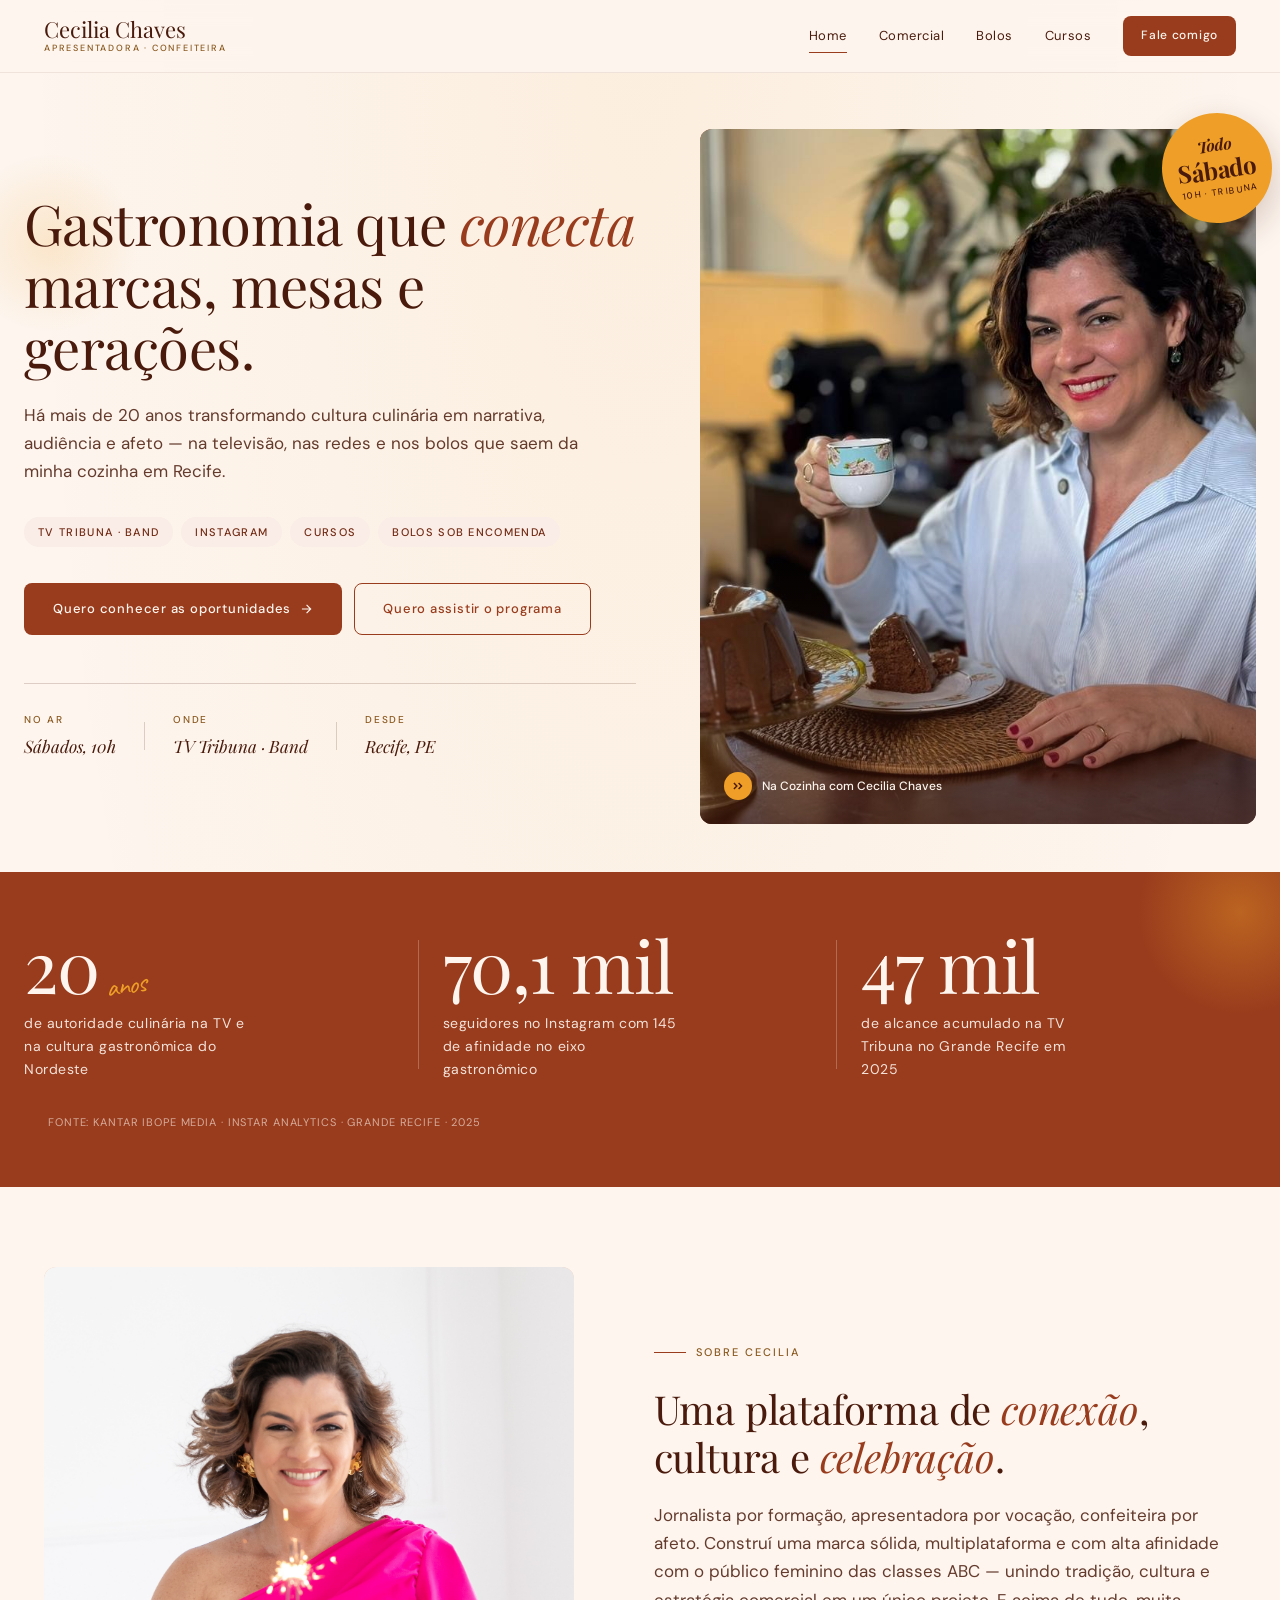
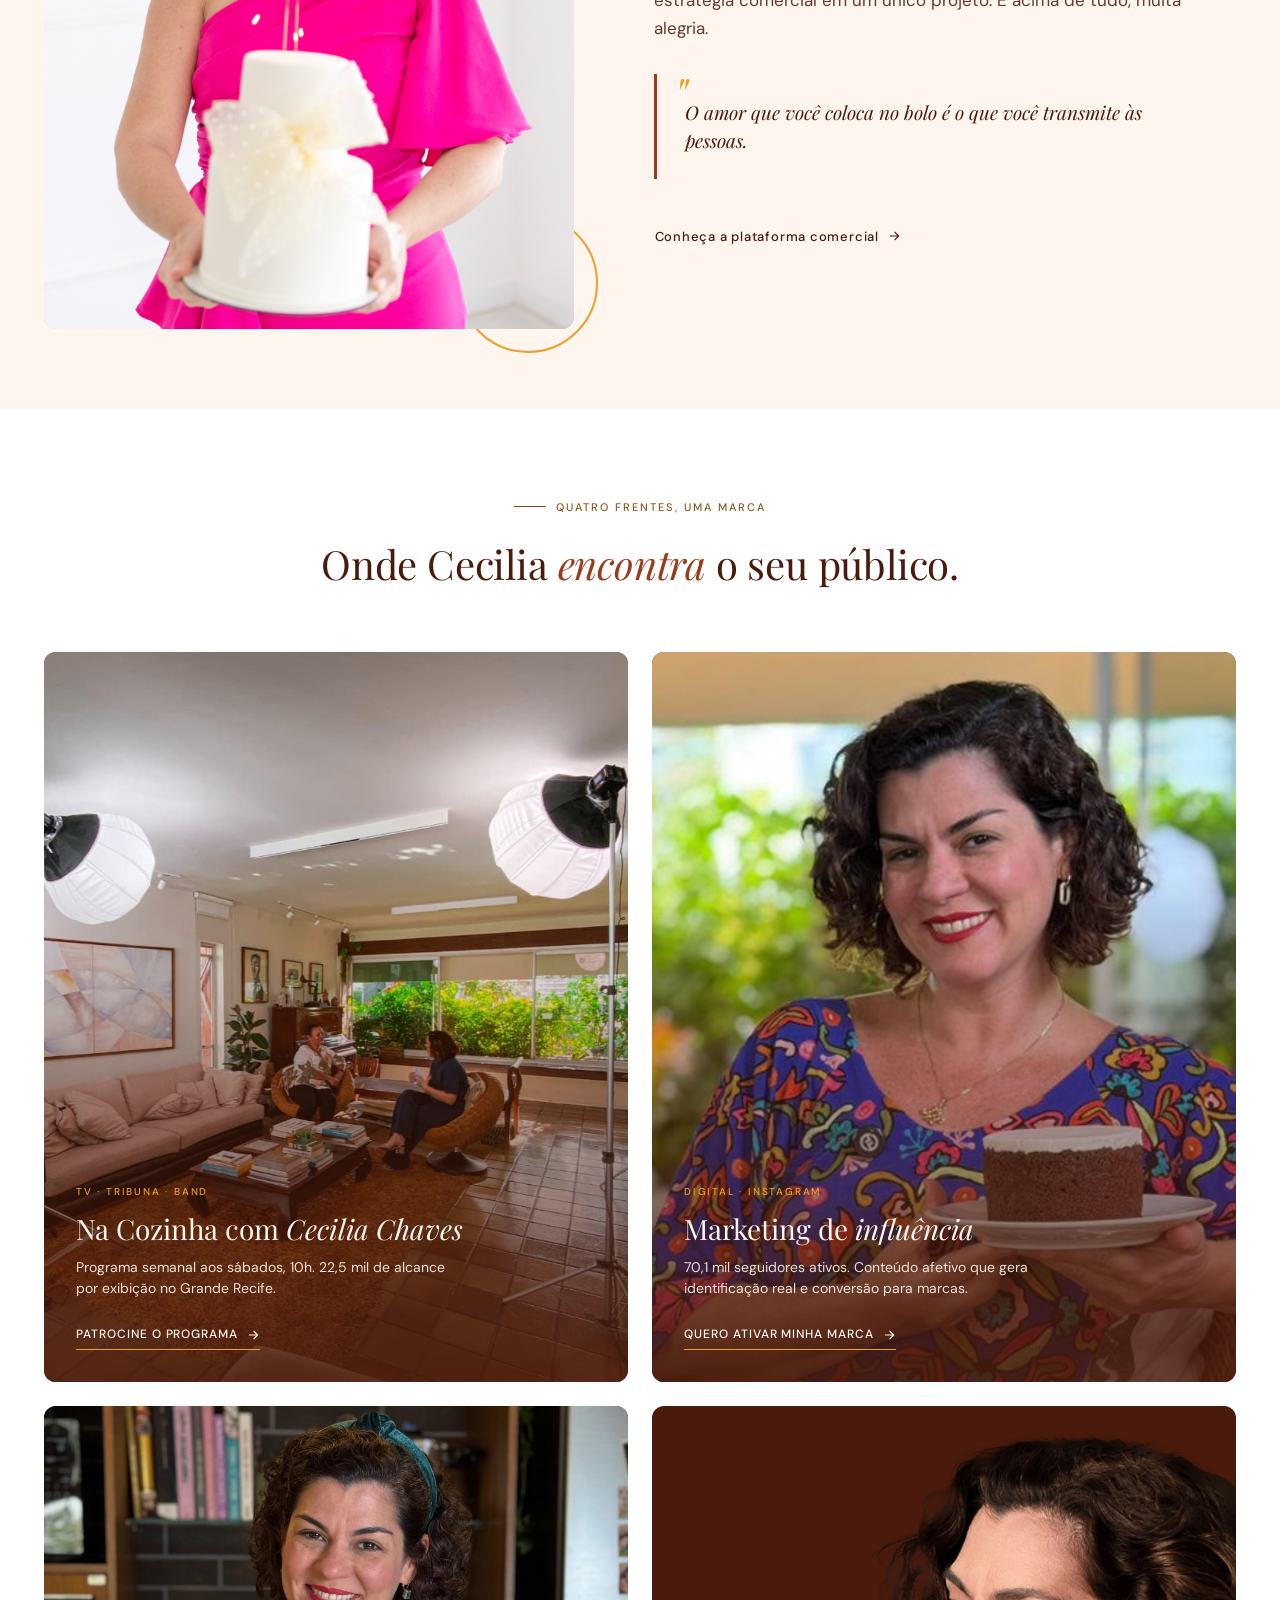
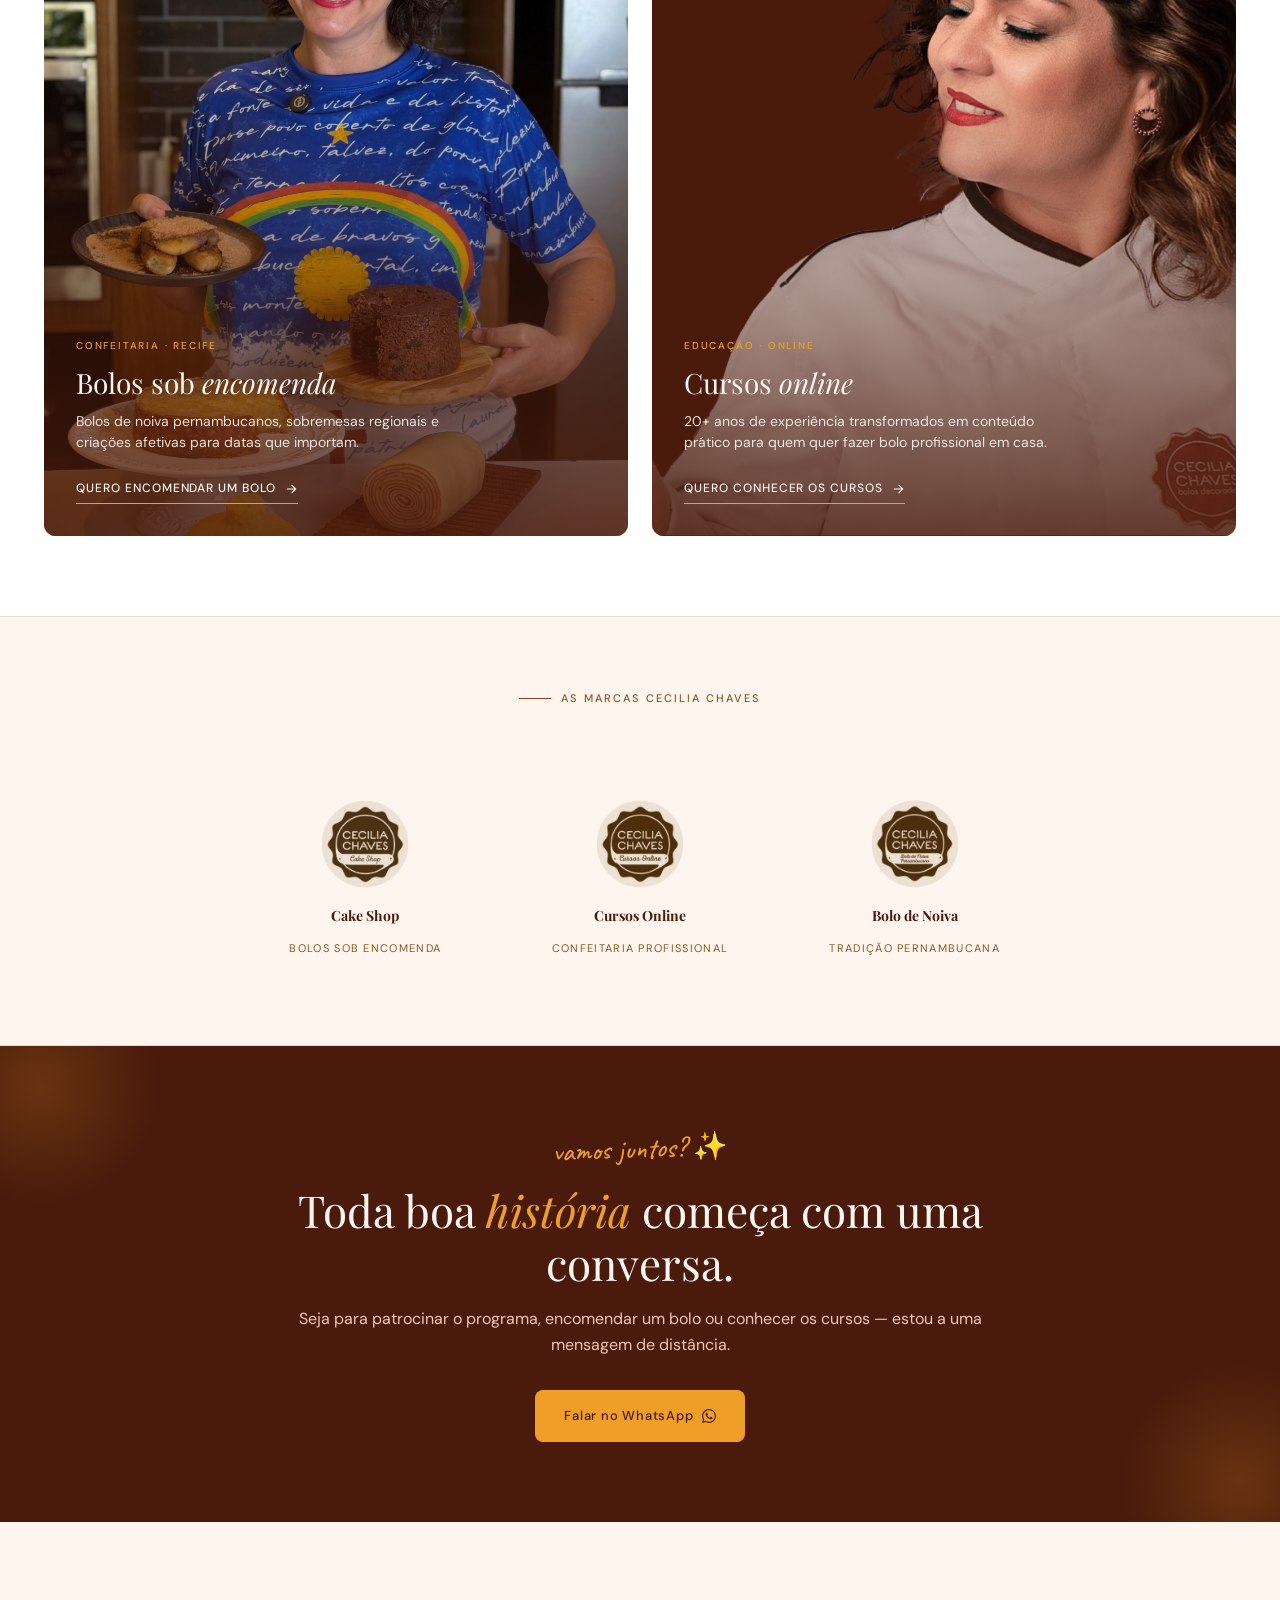
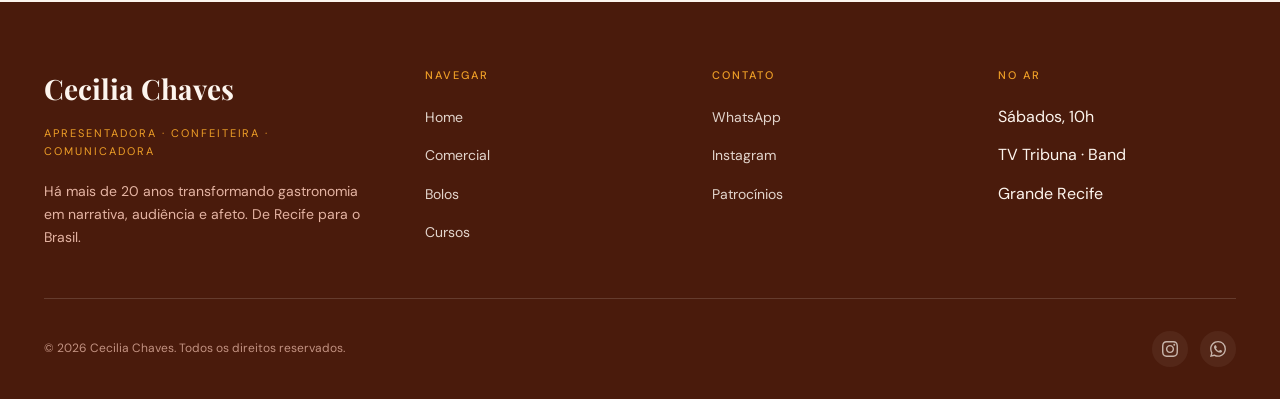
<file: index.html>
<!DOCTYPE html>
<html lang="pt-BR">
<head>
  <meta charset="UTF-8">
  <meta name="viewport" content="width=device-width, initial-scale=1.0">
  <title>Cecilia Chaves — Apresentadora, Confeiteira, Comunicadora</title>
  <meta name="description" content="Há mais de 20 anos transformando gastronomia em narrativa, audiência e afeto. Apresentadora do Na Cozinha com Cecilia Chaves na TV Tribuna | Band.">
  <link rel="preconnect" href="https://fonts.googleapis.com">
  <link rel="preconnect" href="https://fonts.gstatic.com" crossorigin>
  <link href="https://fonts.googleapis.com/css2?family=Playfair+Display:ital,wght@0,400;0,700;1,400;1,700&family=DM+Sans:wght@300;400;500&family=Caveat:wght@400;500&display=swap" rel="stylesheet">
  <link rel="stylesheet" href="style.css">
  <style>
    /* Subtle warm gradient on page background */
    body {
      background:
        radial-gradient(ellipse 80% 60% at 50% 0%, rgba(239, 159, 39, 0.08) 0%, transparent 60%),
        var(--creme);
    }

    /* HERO */
    .hero {
      padding: 56px 24px 48px;
      overflow: hidden;
      position: relative;
    }
    .hero::before {
      content: '';
      position: absolute;
      top: 80px;
      left: -40px;
      width: 180px;
      height: 180px;
      background: radial-gradient(circle, rgba(239, 159, 39, 0.18) 0%, transparent 70%);
      pointer-events: none;
      z-index: 0;
    }
    .hero__inner {
      max-width: var(--max-width);
      margin: 0 auto;
      display: grid;
      grid-template-columns: 1.1fr 1fr;
      gap: 64px;
      align-items: center;
      position: relative;
      z-index: 1;
    }
    .hero__handwritten {
      font-family: 'Caveat', cursive;
      font-weight: 500;
      font-size: 28px;
      color: var(--terracota);
      margin: 0 0 12px;
      transform: rotate(-2deg);
      display: inline-block;
    }
    .hero__roles {
      display: flex;
      flex-wrap: wrap;
      gap: 8px;
      margin-bottom: 36px;
    }
    .hero__ctas {
      display: flex;
      flex-wrap: wrap;
      gap: 12px;
      margin-bottom: 48px;
    }
    .hero__meta {
      display: flex;
      align-items: center;
      gap: 28px;
      padding-top: 28px;
      border-top: 0.5px solid rgba(74, 27, 12, 0.18);
      flex-wrap: wrap;
    }
    .hero__meta-label {
      font-family: var(--font-body);
      font-weight: 500;
      font-size: 10px;
      letter-spacing: 0.18em;
      text-transform: uppercase;
      color: var(--canela);
      margin-bottom: 4px;
    }
    .hero__meta-value {
      font-family: var(--font-display);
      font-style: italic;
      font-size: 17px;
      color: var(--cacau);
    }
    .hero__meta-divider {
      width: 1px;
      height: 28px;
      background: rgba(74, 27, 12, 0.18);
    }.hero__visual {
      position: relative;
      aspect-ratio: 4 / 5;
    }
    .hero__photo {
      width: 100%;
      height: 100%;
      border-radius: var(--radius-md);
      overflow: hidden;
      position: relative;
      background: linear-gradient(135deg, var(--terracota) 0%, var(--cacau) 100%);
    }
    .hero__photo img {
      width: 100%;
      height: 100%;
      object-fit: cover;
      object-position: 60% center;
    }
    .hero__photo::after {
      content: '';
      position: absolute;
      inset: 0;
      background: linear-gradient(180deg, transparent 60%, rgba(74, 27, 12, 0.55) 100%);
      pointer-events: none;
      z-index: 1;
    }
    .hero__photo-caption {
      position: absolute;
      left: 24px;
      bottom: 24px;
      right: 24px;
      z-index: 2;
      display: flex;
      align-items: center;
      gap: 10px;
      color: var(--creme);
    }
    .hero__photo-caption-icon {
      width: 28px;
      height: 28px;
      border-radius: 50%;
      background: var(--mel);
      display: flex;
      align-items: center;
      justify-content: center;
      flex-shrink: 0;
    }
    .hero__photo-caption-text {
      font-family: var(--font-body);
      font-weight: 500;
      font-size: 12px;
      line-height: 1.4;
    }
    .hero__badge {
      position: absolute;
      top: -16px;
      right: -16px;
      width: 110px;
      height: 110px;
      border-radius: 50%;
      background: var(--mel);
      color: var(--cacau);
      display: flex;
      flex-direction: column;
      align-items: center;
      justify-content: center;
      text-align: center;
      transform: rotate(-8deg);
      z-index: 3;
      box-shadow: 0 12px 32px rgba(74, 27, 12, 0.22);
      animation: badgeBob 4s ease-in-out infinite;
    }
    @keyframes badgeBob {
      0%, 100% { transform: rotate(-8deg) translateY(0); }
      50% { transform: rotate(-6deg) translateY(-4px); }
    }
    .hero__badge-day {
      font-family: var(--font-display);
      font-style: italic;
      font-weight: 700;
      font-size: 16px;
      line-height: 1;
    }
    .hero__badge-time {
      font-family: var(--font-display);
      font-weight: 700;
      font-size: 24px;
      line-height: 1;
      margin: 4px 0 4px;
    }
    .hero__badge-channel {
      font-family: var(--font-body);
      font-weight: 500;
      font-size: 9px;
      letter-spacing: 0.16em;
      text-transform: uppercase;
    }

    /* STATS BAR */
    .stats {
      background: var(--terracota);
      color: var(--creme);
      padding: 56px 24px;
      position: relative;
      overflow: hidden;
    }
    .stats::before {
      content: '';
      position: absolute;
      top: -80px;
      right: -80px;
      width: 240px;
      height: 240px;
      background: radial-gradient(circle, rgba(239, 159, 39, 0.4) 0%, transparent 60%);
      border-radius: 50%;
    }
    .stats__inner {
      max-width: var(--max-width);
      margin: 0 auto;
      display: grid;
      grid-template-columns: repeat(3, 1fr);
      gap: 24px;
      position: relative;
    }
    .stat {
      text-align: left;
      padding-right: 32px;
      position: relative;
    }
    .stat:not(:last-child)::after {
      content: '';
      position: absolute;
      right: 0;
      top: 12px;
      bottom: 12px;
      width: 1px;
      background: rgba(253, 245, 238, 0.25);
    }
    .stat__number {
      font-family: var(--font-display);
      font-weight: 400;
      font-size: clamp(40px, 6vw, 72px);
      line-height: 1;
      margin: 0 0 12px;
      letter-spacing: -0.02em;
      display: flex;
      align-items: baseline;
      gap: 8px;
    }
    .stat__number-mark {
      font-family: 'Caveat', cursive;
      font-size: 28px;
      color: var(--mel);
      transform: rotate(-8deg);
      display: inline-block;
    }
    .stat__label {
      font-family: var(--font-body);
      font-weight: 400;
      font-size: 14px;
      letter-spacing: 0.04em;
      opacity: 0.9;
      max-width: 240px;
    }
    .stats__source {
      max-width: var(--max-width);
      margin: 32px auto 0;
      padding: 0 24px;
      font-size: 11px;
      letter-spacing: 0.08em;
      text-transform: uppercase;
      opacity: 0.6;
      position: relative;
    }

    /* SOBRE */
    .sobre {
      position: relative;
    }
    .sobre__inner {
      max-width: var(--max-width);
      margin: 0 auto;
      display: grid;
      grid-template-columns: 1fr 1.1fr;
      gap: 80px;
      align-items: center;
    }
    .sobre__visual-wrap {
      position: relative;
    }
    .sobre__visual {
      aspect-ratio: 4 / 5;
      border-radius: var(--radius-md);
      overflow: hidden;
      background: var(--pessego);
      position: relative;
      z-index: 1;
    }
    .sobre__visual img {
      width: 100%;
      height: 100%;
      object-fit: cover;
      object-position: center 25%;
    }
    .sobre__circle {
      position: absolute;
      bottom: -24px;
      right: -24px;
      width: 140px;
      height: 140px;
      border: 2px solid var(--mel);
      border-radius: 50%;
      z-index: 0;
    }
    .sobre__quote {
      margin: 32px 0;
      padding: 24px 28px;
      border-left: 3px solid var(--terracota);
      background: var(--creme);
      font-family: var(--font-display);
      font-style: italic;
      font-size: 19px;
      line-height: 1.5;
      color: var(--cacau);
      position: relative;
      border-radius: 0 8px 8px 0;
    }
    .sobre__quote-mark {
      position: absolute;
      top: -4px;
      left: 16px;
      font-family: var(--font-display);
      font-size: 48px;
      color: var(--mel);
      line-height: 1;
    }

    /* PILLARS */
    .pillars__head {
      text-align: center;
      margin-bottom: 64px;
    }
    .pillars__grid {
      display: grid;
      grid-template-columns: repeat(2, 1fr);
      gap: 24px;
      max-width: var(--max-width);
      margin: 0 auto;
    }
    .pillar {
      position: relative;
      border-radius: var(--radius-md);
      overflow: hidden;
      aspect-ratio: 4 / 5;
      background: var(--cacau);
      display: flex;
      align-items: flex-end;
      transition: transform 0.3s ease, box-shadow 0.3s ease;
    }
    .pillar:hover {
      transform: translateY(-6px);
      box-shadow: 0 20px 40px rgba(74, 27, 12, 0.25);
    }
    .pillar img {
      position: absolute;
      inset: 0;
      width: 100%;
      height: 100%;
      object-fit: cover;
      z-index: 0;
      transition: transform 0.6s ease;
    }
    .pillar:hover img {
      transform: scale(1.04);
    }
    .pillar::after {
      content: '';
      position: absolute;
      inset: 0;
      background: linear-gradient(180deg, transparent 30%, rgba(74, 27, 12, 0.85) 100%);
      z-index: 1;
    }
    .pillar__content {
      position: relative;
      z-index: 2;
      padding: 32px;
      color: var(--creme);
      width: 100%;
    }
    .pillar__eyebrow {
      font-family: var(--font-body);
      font-weight: 500;
      font-size: 10px;
      letter-spacing: 0.18em;
      text-transform: uppercase;
      color: var(--mel);
      margin-bottom: 12px;
    }
    .pillar__title {
      font-family: var(--font-display);
      font-weight: 400;
      font-size: 28px;
      line-height: 1.15;
      margin: 0 0 12px;
    }
    .pillar__title em {
      font-style: italic;
    }
    .pillar__desc {
      font-size: 14px;
      line-height: 1.55;
      opacity: 0.9;
      margin: 0 0 20px;
      max-width: 380px;
    }
    .pillar__cta {
      display: inline-flex;
      align-items: center;
      gap: 8px;
      font-family: var(--font-body);
      font-weight: 500;
      font-size: 12px;
      letter-spacing: 0.08em;
      text-transform: uppercase;
      color: var(--creme);
      border-bottom: 1px solid var(--mel);
      padding-bottom: 4px;
      transition: color 0.2s ease, border-color 0.2s ease;
    }
    .pillar__cta:hover {
      color: var(--mel);
    }
    .pillar__cta svg {
      width: 14px;
      height: 14px;
    }

    /* SUB-BRANDS */
    .subbrands {
      padding: 64px 24px;
      border-top: 0.5px solid rgba(74, 27, 12, 0.12);
      border-bottom: 0.5px solid rgba(74, 27, 12, 0.12);
      background: var(--creme);
    }
    .subbrands__head {
      text-align: center;
      margin-bottom: 40px;
    }
    .subbrands__grid {
      max-width: 800px;
      margin: 0 auto;
      display: grid;
      grid-template-columns: repeat(3, 1fr);
      gap: 24px;
      align-items: center;
    }
    .subbrand {
      display: flex;
      flex-direction: column;
      align-items: center;
      text-align: center;
      gap: 12px;
      padding: 24px;
      border-radius: var(--radius-md);
      transition: background 0.2s ease, transform 0.2s ease;
    }
    .subbrand:hover {
      background: var(--creme-warm);
      transform: translateY(-2px);
    }
    .subbrand__logo {
      width: 96px;
      height: 96px;
      object-fit: contain;
      object-position: center;
    }
    .subbrand__name {
      font-family: var(--font-display);
      font-weight: 700;
      font-size: 14px;
      color: var(--cacau);
      margin: 0;
    }
    .subbrand__tag {
      font-family: var(--font-body);
      font-size: 11px;
      letter-spacing: 0.12em;
      text-transform: uppercase;
      color: var(--canela);
    }

    /* CTA STRIP */
    .cta-strip {
      background: var(--cacau);
      color: var(--creme);
      padding: 80px 24px;
      text-align: center;
      position: relative;
      overflow: hidden;
    }
    .cta-strip::before,
    .cta-strip::after {
      content: '';
      position: absolute;
      width: 280px;
      height: 280px;
      border-radius: 50%;
      background: radial-gradient(circle, rgba(239, 159, 39, 0.18) 0%, transparent 60%);
    }
    .cta-strip::before {
      top: -100px;
      left: -100px;
    }
    .cta-strip::after {
      bottom: -100px;
      right: -100px;
    }
    .cta-strip__inner {
      max-width: 720px;
      margin: 0 auto;
      position: relative;
    }
    .cta-strip__handwritten {
      font-family: 'Caveat', cursive;
      font-weight: 500;
      font-size: 28px;
      color: var(--mel);
      margin: 0 0 12px;
      transform: rotate(-2deg);
      display: inline-block;
    }
    .cta-strip h2 {
      font-family: var(--font-display);
      font-weight: 400;
      font-size: clamp(28px, 4vw, 44px);
      line-height: 1.2;
      margin: 0 0 16px;
      color: var(--creme);
    }
    .cta-strip h2 em {
      font-style: italic;
      color: var(--mel);
    }
    .cta-strip p {
      font-size: 16px;
      line-height: 1.65;
      margin: 0 0 32px;
      color: var(--pessego);
    }

    /* RESPONSIVE */
    @media (max-width: 960px) {
      .hero { padding: 32px 20px 32px; }
      .hero__inner {
        grid-template-columns: 1fr;
        gap: 40px;
      }
      .hero__visual {
        aspect-ratio: 4 / 5;
        max-width: 480px;
        margin: 0 auto;
        width: 100%;
      }
      .hero__badge {
        width: 88px;
        height: 88px;
        top: -12px;
        right: -8px;
      }
      .hero__badge-time { font-size: 18px; }
      .hero__badge-day { font-size: 13px; }

      .stats__inner {
        grid-template-columns: 1fr;
        gap: 32px;
      }
      .stat:not(:last-child)::after { display: none; }
      .stat:not(:last-child) {
        padding-bottom: 32px;
        border-bottom: 0.5px solid rgba(253, 245, 238, 0.18);
      }

      .sobre__inner {
        grid-template-columns: 1fr;
        gap: 40px;
      }
      .sobre__visual-wrap {
        max-width: 440px;
        margin: 0 auto;
        width: 100%;
      }

      .pillars__grid {
        grid-template-columns: 1fr;
        gap: 16px;
      }
      .pillar { aspect-ratio: 4 / 3; }
      .pillar__title { font-size: 24px; }

      .subbrands__grid {
        grid-template-columns: 1fr;
        gap: 8px;
      }
      .subbrand__logo {
        width: 80px;
        height: 80px;
      }
    }

    @media (max-width: 480px) {
      .hero__meta-divider { display: none; }
      .hero__meta > div { flex: 1 1 45%; }
      .btn {
        flex: 1 1 auto;
        justify-content: center;
      }
    }
  </style>
</head>
<body>

  <!-- HEADER -->
  <header class="site-header">
    <div class="site-header__inner">
      <a href="index.html" class="site-logo">
        Cecilia Chaves
        <small>Apresentadora · Confeiteira</small>
      </a>
      <button class="menu-toggle" aria-label="Abrir menu" id="menuToggle">
        <span class="menu-toggle__bar"></span>
      </button>
      <nav class="site-nav" id="siteNav">
        <a href="index.html" class="site-nav__link site-nav__link--active">Home</a>
        <a href="comercial.html" class="site-nav__link">Comercial</a>
        <a href="bolos.html" class="site-nav__link">Bolos</a>
        <a href="cursos.html" class="site-nav__link">Cursos</a>
        <a href="https://wa.me/5581986392033?text=Ol%C3%A1%2C+gostaria+de+falar+com+a+Cecilia." class="site-nav__cta" target="_blank" rel="noopener">Fale comigo</a>
      </nav>
    </div>
  </header>

  <!-- HERO -->
  <section class="hero">
    <div class="hero__inner">
      <div>
        <h1 class="h-display">Gastronomia que <em>conecta</em> marcas, mesas e gerações.</h1>
        <p class="lede">Há mais de 20 anos transformando cultura culinária em narrativa, audiência e afeto — na televisão, nas redes e nos bolos que saem da minha cozinha em Recife.</p>

        <div class="hero__roles">
          <span class="pill">TV Tribuna · Band</span>
          <span class="pill">Instagram</span>
          <span class="pill">Cursos</span>
          <span class="pill">Bolos sob encomenda</span>
        </div>

        <div class="hero__ctas">
          <a class="btn btn--primary" href="comercial.html">
            Quero conhecer as oportunidades
            <svg viewBox="0 0 24 24" fill="none" stroke="currentColor" stroke-width="2"><path d="M5 12h14M13 5l7 7-7 7"/></svg>
          </a>
          <a class="btn btn--secondary" href="#programa">Quero assistir o programa</a>
        </div>

        <div class="hero__meta">
          <div>
            <div class="hero__meta-label">No ar</div>
            <div class="hero__meta-value">Sábados, 10h</div>
          </div>
          <div class="hero__meta-divider"></div>
          <div>
            <div class="hero__meta-label">Onde</div>
            <div class="hero__meta-value">TV Tribuna · Band</div>
          </div>
          <div class="hero__meta-divider"></div>
          <div>
            <div class="hero__meta-label">Desde</div>
            <div class="hero__meta-value">Recife, PE</div>
          </div>
        </div>
      </div>

      <div class="hero__visual">
        <div class="hero__photo">
          <img src="assets/images/chef-portrait.jpg" alt="Cecilia Chaves sorrindo">
          <div class="hero__photo-caption">
            <div class="hero__photo-caption-icon">
              <svg width="14" height="14" viewBox="0 0 24 24" fill="none" stroke="#4A1B0C" stroke-width="2.5"><path d="M5 17l5-5-5-5M13 17l5-5-5-5"/></svg>
            </div>
            <div class="hero__photo-caption-text">Na Cozinha com Cecilia Chaves</div>
          </div>
        </div>
        <div class="hero__badge">
          <div class="hero__badge-day">Todo</div>
          <div class="hero__badge-time">Sábado</div>
          <div class="hero__badge-channel">10h · Tribuna</div>
        </div>
      </div>
    </div>
  </section>

  <!-- STATS -->
  <section class="stats">
    <div class="stats__inner">
      <div class="stat">
        <div class="stat__number">20<span class="stat__number-mark">anos</span></div>
        <div class="stat__label">de autoridade culinária na TV e na cultura gastronômica do Nordeste</div>
      </div>
      <div class="stat">
        <div class="stat__number">70,1 mil</div>
        <div class="stat__label">seguidores no Instagram com 145 de afinidade no eixo gastronômico</div>
      </div>
      <div class="stat">
        <div class="stat__number">47 mil</div>
        <div class="stat__label">de alcance acumulado na TV Tribuna no Grande Recife em 2025</div>
      </div>
    </div>
    <div class="stats__source">Fonte: Kantar IBOPE Media · Instar Analytics · Grande Recife · 2025</div>
  </section>

  <!-- SOBRE -->
  <section class="section section--cream sobre">
    <div class="container sobre__inner">
      <div class="sobre__visual-wrap">
        <div class="sobre__visual">
          <img src="assets/images/sobre-cecilia.jpg" alt="Cecilia Chaves comemorando">
        </div>
        <div class="sobre__circle"></div>
      </div>
      <div>
        <div class="eyebrow">Sobre Cecilia</div>
        <h2 class="h-section">Uma plataforma de <em>conexão</em>, cultura e <em>celebração</em>.</h2>
        <p class="lede">Jornalista por formação, apresentadora por vocação, confeiteira por afeto. Construí uma marca sólida, multiplataforma e com alta afinidade com o público feminino das classes ABC — unindo tradição, cultura e estratégia comercial em um único projeto. E acima de tudo, muita alegria.</p>
        <div class="sobre__quote">
          <span class="sobre__quote-mark">"</span>
          O amor que você coloca no bolo é o que você transmite às pessoas.
        </div>
        <a href="comercial.html" class="btn btn--ghost">
          Conheça a plataforma comercial
          <svg viewBox="0 0 24 24" fill="none" stroke="currentColor" stroke-width="2"><path d="M5 12h14M13 5l7 7-7 7"/></svg>
        </a>
      </div>
    </div>
  </section>

  <!-- PILLARS -->
  <section class="section section--white" id="programa">
    <div class="container">
      <div class="pillars__head">
        <div class="eyebrow eyebrow--center">Quatro frentes, uma marca</div>
        <h2 class="h-section">Onde Cecilia <em>encontra</em> o seu público.</h2>
      </div>

      <div class="pillars__grid">
        <a class="pillar" href="comercial.html#tv">
          <img src="assets/images/tv-bts.jpg" alt="Bastidores Na Cozinha com Cecilia Chaves">
          <div class="pillar__content">
            <div class="pillar__eyebrow">TV · Tribuna · Band</div>
            <h3 class="pillar__title">Na Cozinha com <em>Cecilia Chaves</em></h3>
            <p class="pillar__desc">Programa semanal aos sábados, 10h. 22,5 mil de alcance por exibição no Grande Recife.</p>
            <span class="pillar__cta">
              Patrocine o programa
              <svg viewBox="0 0 24 24" fill="none" stroke="currentColor" stroke-width="2"><path d="M5 12h14M13 5l7 7-7 7"/></svg>
            </span>
          </div>
        </a>

        <a class="pillar" href="comercial.html#digital">
          <img src="assets/images/instagram-cecilia.png" alt="Marketing de influência no Instagram">
          <div class="pillar__content">
            <div class="pillar__eyebrow">Digital · Instagram</div>
            <h3 class="pillar__title">Marketing de <em>influência</em></h3>
            <p class="pillar__desc">70,1 mil seguidores ativos. Conteúdo afetivo que gera identificação real e conversão para marcas.</p>
            <span class="pillar__cta">
              Quero ativar minha marca
              <svg viewBox="0 0 24 24" fill="none" stroke="currentColor" stroke-width="2"><path d="M5 12h14M13 5l7 7-7 7"/></svg>
            </span>
          </div>
        </a>

        <a class="pillar" href="bolos.html">
          <img src="assets/images/bolos-pernambuco.jpg" alt="Confeitaria Cecilia Chaves">
          <div class="pillar__content">
            <div class="pillar__eyebrow">Confeitaria · Recife</div>
            <h3 class="pillar__title">Bolos sob <em>encomenda</em></h3>
            <p class="pillar__desc">Bolos de noiva pernambucanos, sobremesas regionais e criações afetivas para datas que importam.</p>
            <span class="pillar__cta">
              Quero encomendar um bolo
              <svg viewBox="0 0 24 24" fill="none" stroke="currentColor" stroke-width="2"><path d="M5 12h14M13 5l7 7-7 7"/></svg>
            </span>
          </div>
        </a>

        <a class="pillar" href="cursos.html">
          <img src="assets/images/cursos-demonstando.png" alt="Cursos online Cecilia Chaves">
          <div class="pillar__content">
            <div class="pillar__eyebrow">Educação · Online</div>
            <h3 class="pillar__title">Cursos <em>online</em></h3>
            <p class="pillar__desc">20+ anos de experiência transformados em conteúdo prático para quem quer fazer bolo profissional em casa.</p>
            <span class="pillar__cta">
              Quero conhecer os cursos
              <svg viewBox="0 0 24 24" fill="none" stroke="currentColor" stroke-width="2"><path d="M5 12h14M13 5l7 7-7 7"/></svg>
            </span>
          </div>
        </a>
      </div>
    </div>
  </section>

  <!-- SUB-BRANDS -->
  <section class="subbrands">
    <div class="subbrands__head">
      <div class="eyebrow eyebrow--center">As marcas Cecilia Chaves</div>
    </div>
    <div class="subbrands__grid">
      <a class="subbrand" href="bolos.html">
        <img class="subbrand__logo" src="assets/logos/subbrand-cake-shop.png" alt="Cecilia Chaves Cake Shop">
        <div class="subbrand__name">Cake Shop</div>
        <div class="subbrand__tag">Bolos sob encomenda</div>
      </a>
      <a class="subbrand" href="cursos.html">
        <img class="subbrand__logo" src="assets/logos/subbrand-cursos-online.png" alt="Cecilia Chaves Cursos Online">
        <div class="subbrand__name">Cursos Online</div>
        <div class="subbrand__tag">Confeitaria profissional</div>
      </a>
      <a class="subbrand" href="bolos.html#bolo-noiva">
        <img class="subbrand__logo" src="assets/logos/subbrand-bolo-noiva.png" alt="Bolo de Noiva Pernambucano">
        <div class="subbrand__name">Bolo de Noiva</div>
        <div class="subbrand__tag">Tradição pernambucana</div>
      </a>
    </div>
  </section>

  <!-- FINAL CTA -->
  <section class="cta-strip">
    <div class="cta-strip__inner">
      <span class="cta-strip__handwritten">vamos juntos? ✨</span>
      <h2>Toda boa <em>história</em> começa com uma conversa.</h2>
      <p>Seja para patrocinar o programa, encomendar um bolo ou conhecer os cursos — estou a uma mensagem de distância.</p>
      <a href="https://wa.me/5581986392033?text=Ol%C3%A1+Cecilia%2C+gostaria+de+falar+com+voc%C3%AA." class="btn btn--on-dark" target="_blank" rel="noopener">
        Falar no WhatsApp
        <svg viewBox="0 0 24 24" fill="currentColor"><path d="M17.472 14.382c-.297-.149-1.758-.867-2.03-.967-.273-.099-.471-.148-.67.15-.197.297-.767.966-.94 1.164-.173.199-.347.223-.644.075-.297-.15-1.255-.463-2.39-1.475-.883-.788-1.48-1.761-1.653-2.059-.173-.297-.018-.458.13-.606.134-.133.298-.347.446-.52.149-.174.198-.298.298-.497.099-.198.05-.371-.025-.52-.075-.149-.669-1.612-.916-2.207-.242-.579-.487-.5-.669-.51-.173-.008-.371-.01-.57-.01-.198 0-.52.074-.792.372-.272.297-1.04 1.016-1.04 2.479 0 1.462 1.065 2.875 1.213 3.074.149.198 2.096 3.2 5.077 4.487.709.306 1.262.489 1.694.625.712.227 1.36.195 1.871.118.571-.085 1.758-.719 2.006-1.413.248-.694.248-1.289.173-1.413-.074-.124-.272-.198-.57-.347m-5.421 7.403h-.004a9.87 9.87 0 01-5.031-1.378l-.361-.214-3.741.982.998-3.648-.235-.374a9.86 9.86 0 01-1.51-5.26c.001-5.45 4.436-9.884 9.888-9.884 2.64 0 5.122 1.03 6.988 2.898a9.825 9.825 0 012.893 6.994c-.003 5.45-4.437 9.884-9.885 9.884m8.413-18.297A11.815 11.815 0 0012.05 0C5.495 0 .16 5.335.157 11.892c0 2.096.547 4.142 1.588 5.945L.057 24l6.305-1.654a11.882 11.882 0 005.683 1.448h.005c6.554 0 11.89-5.335 11.893-11.893a11.821 11.821 0 00-3.48-8.413z"/></svg>
      </a>
    </div>
  </section>

  <!-- FOOTER -->
  <footer class="site-footer">
    <div class="site-footer__inner">
      <div class="site-footer__top">
        <div class="site-footer__brand-block">
          <h3 class="site-footer__brand">Cecilia Chaves</h3>
          <div class="site-footer__brand-tag">Apresentadora · Confeiteira · Comunicadora</div>
          <p class="site-footer__bio">Há mais de 20 anos transformando gastronomia em narrativa, audiência e afeto. De Recife para o Brasil.</p>
        </div>
        <div>
          <h4 class="site-footer__title">Navegar</h4>
          <ul class="site-footer__list">
            <li><a href="index.html">Home</a></li>
            <li><a href="comercial.html">Comercial</a></li>
            <li><a href="bolos.html">Bolos</a></li>
            <li><a href="cursos.html">Cursos</a></li>
          </ul>
        </div>
        <div>
          <h4 class="site-footer__title">Contato</h4>
          <ul class="site-footer__list">
            <li><a href="https://wa.me/5581986392033" target="_blank" rel="noopener">WhatsApp</a></li>
            <li><a href="https://instagram.com/cecilia_chaves" target="_blank" rel="noopener">Instagram</a></li>
            <li><a href="comercial.html#form">Patrocínios</a></li>
          </ul>
        </div>
        <div>
          <h4 class="site-footer__title">No ar</h4>
          <ul class="site-footer__list">
            <li>Sábados, 10h</li>
            <li>TV Tribuna · Band</li>
            <li>Grande Recife</li>
          </ul>
        </div>
      </div>
      <div class="site-footer__bottom">
        <div>© 2026 Cecilia Chaves. Todos os direitos reservados.</div>
        <div class="site-footer__social">
          <a href="https://instagram.com/cecilia_chaves" target="_blank" rel="noopener" aria-label="Instagram">
            <svg viewBox="0 0 24 24"><path d="M12 2.163c3.204 0 3.584.012 4.85.07 3.252.148 4.771 1.691 4.919 4.919.058 1.265.069 1.645.069 4.849 0 3.205-.012 3.584-.069 4.849-.149 3.225-1.664 4.771-4.919 4.919-1.266.058-1.644.07-4.85.07-3.204 0-3.584-.012-4.849-.07-3.26-.149-4.771-1.699-4.919-4.92-.058-1.265-.07-1.644-.07-4.849 0-3.204.013-3.583.07-4.849.149-3.227 1.664-4.771 4.919-4.919 1.266-.057 1.645-.069 4.849-.069zm0-2.163c-3.259 0-3.667.014-4.947.072-4.358.2-6.78 2.618-6.98 6.98-.059 1.281-.073 1.689-.073 4.948 0 3.259.014 3.668.072 4.948.2 4.358 2.618 6.78 6.98 6.98 1.281.058 1.689.072 4.948.072 3.259 0 3.668-.014 4.948-.072 4.354-.2 6.782-2.618 6.979-6.98.059-1.28.073-1.689.073-4.948 0-3.259-.014-3.667-.072-4.947-.196-4.354-2.617-6.78-6.979-6.98-1.281-.059-1.69-.073-4.949-.073zm0 5.838c-3.403 0-6.162 2.759-6.162 6.162s2.759 6.163 6.162 6.163 6.162-2.759 6.162-6.163c0-3.403-2.759-6.162-6.162-6.162zm0 10.162c-2.209 0-4-1.79-4-4 0-2.209 1.791-4 4-4s4 1.791 4 4c0 2.21-1.791 4-4 4zm6.406-11.845c-.796 0-1.441.645-1.441 1.44s.645 1.44 1.441 1.44c.795 0 1.439-.645 1.439-1.44s-.644-1.44-1.439-1.44z"/></svg>
          </a>
          <a href="https://wa.me/5581986392033" target="_blank" rel="noopener" aria-label="WhatsApp">
            <svg viewBox="0 0 24 24"><path d="M17.472 14.382c-.297-.149-1.758-.867-2.03-.967-.273-.099-.471-.148-.67.15-.197.297-.767.966-.94 1.164-.173.199-.347.223-.644.075-.297-.15-1.255-.463-2.39-1.475-.883-.788-1.48-1.761-1.653-2.059-.173-.297-.018-.458.13-.606.134-.133.298-.347.446-.52.149-.174.198-.298.298-.497.099-.198.05-.371-.025-.52-.075-.149-.669-1.612-.916-2.207-.242-.579-.487-.5-.669-.51-.173-.008-.371-.01-.57-.01-.198 0-.52.074-.792.372-.272.297-1.04 1.016-1.04 2.479 0 1.462 1.065 2.875 1.213 3.074.149.198 2.096 3.2 5.077 4.487.709.306 1.262.489 1.694.625.712.227 1.36.195 1.871.118.571-.085 1.758-.719 2.006-1.413.248-.694.248-1.289.173-1.413-.074-.124-.272-.198-.57-.347m-5.421 7.403h-.004a9.87 9.87 0 01-5.031-1.378l-.361-.214-3.741.982.998-3.648-.235-.374a9.86 9.86 0 01-1.51-5.26c.001-5.45 4.436-9.884 9.888-9.884 2.64 0 5.122 1.03 6.988 2.898a9.825 9.825 0 012.893 6.994c-.003 5.45-4.437 9.884-9.885 9.884m8.413-18.297A11.815 11.815 0 0012.05 0C5.495 0 .16 5.335.157 11.892c0 2.096.547 4.142 1.588 5.945L.057 24l6.305-1.654a11.882 11.882 0 005.683 1.448h.005c6.554 0 11.89-5.335 11.893-11.893a11.821 11.821 0 00-3.48-8.413z"/></svg>
          </a>
        </div>
      </div>
    </div>
  </footer>

  <script src="script.js"></script>
</body>
</html>
</file>
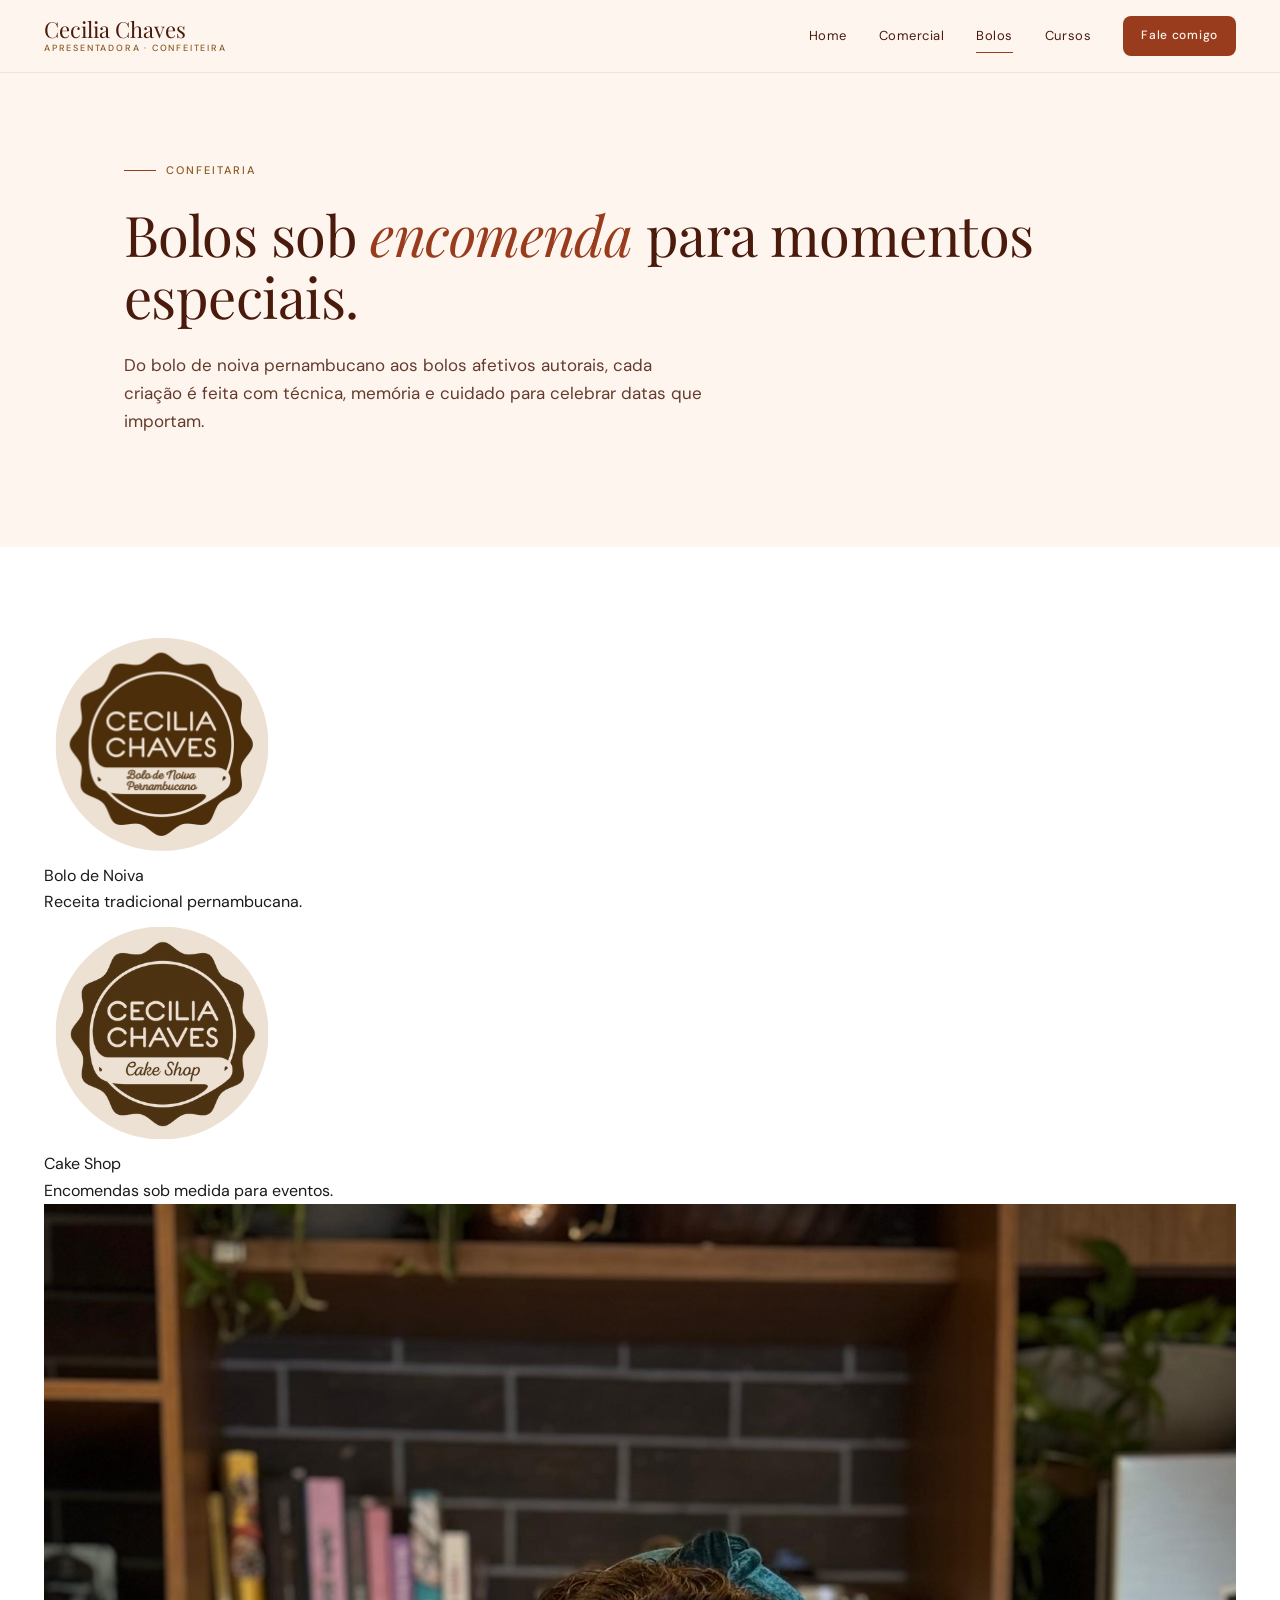
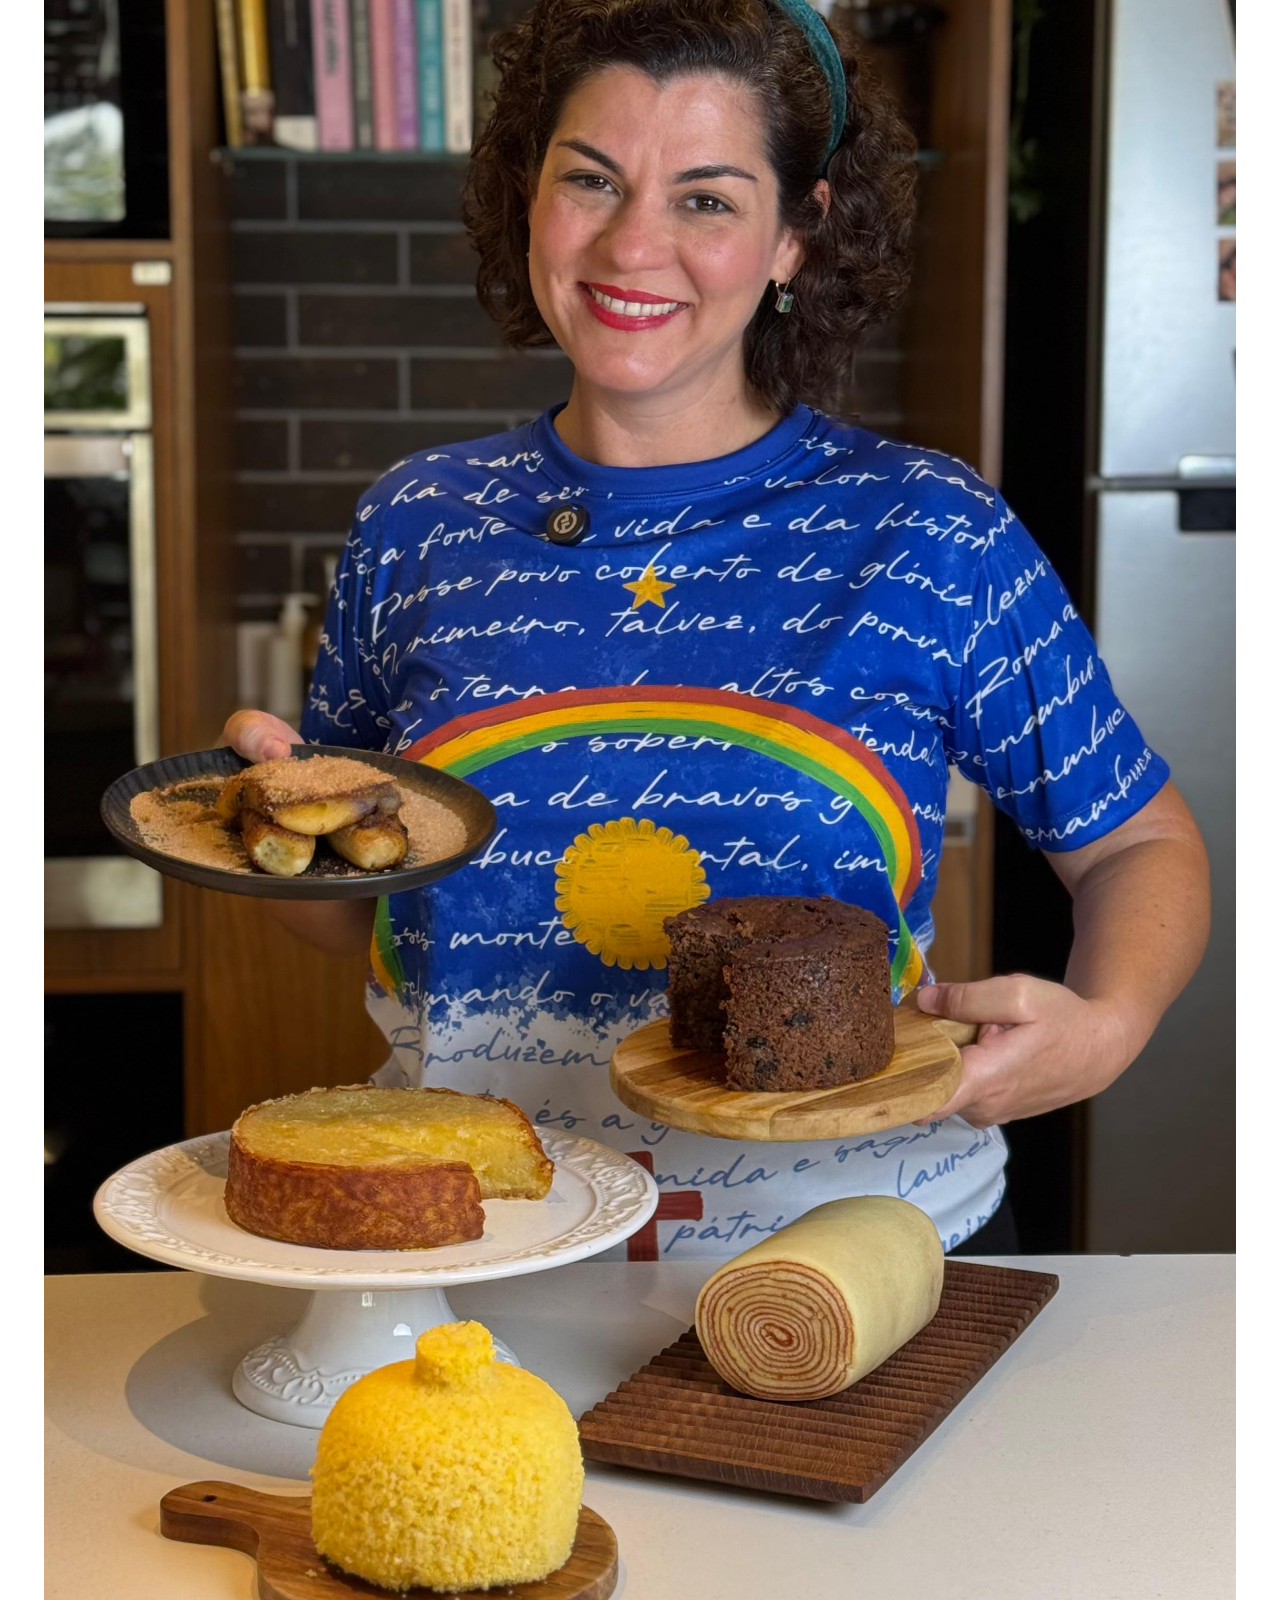
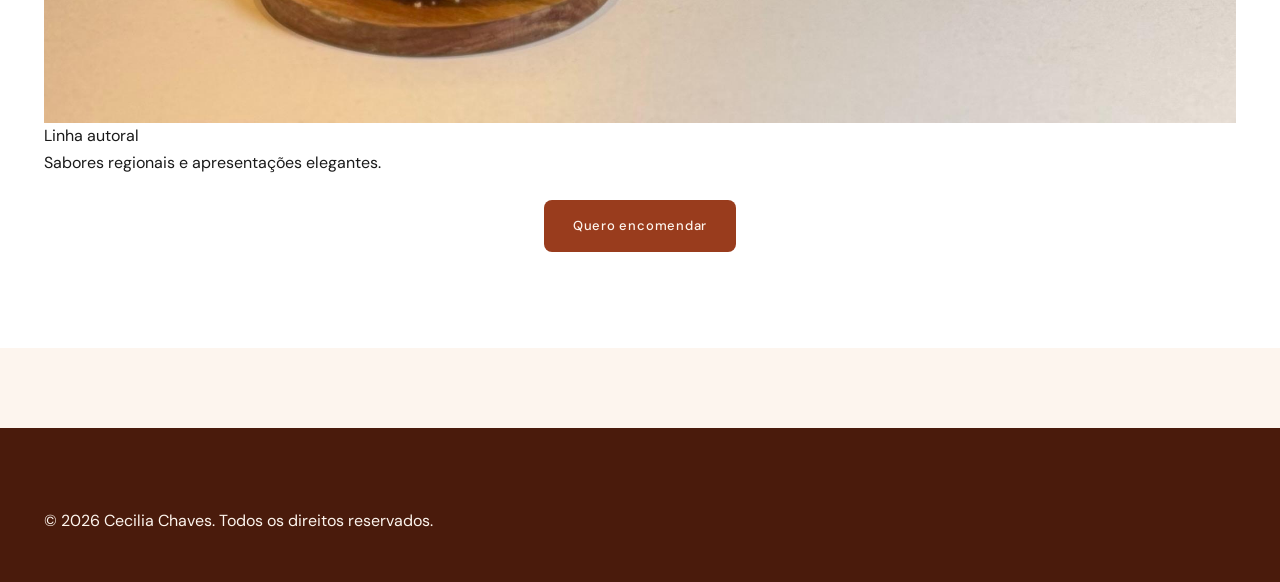
<file: bolos.html>
<!DOCTYPE html>
<html lang="pt-BR">
<head>
  <meta charset="UTF-8">
  <meta name="viewport" content="width=device-width, initial-scale=1.0">
  <title>Bolos | Cecilia Chaves</title>
  <meta name="description" content="Bolos sob encomenda de Cecilia Chaves, com destaque para bolo de noiva pernambucano e receitas autorais.">
  <link rel="preconnect" href="https://fonts.googleapis.com">
  <link rel="preconnect" href="https://fonts.gstatic.com" crossorigin>
  <link href="https://fonts.googleapis.com/css2?family=Playfair+Display:ital,wght@0,400;0,700;1,400;1,700&family=DM+Sans:wght@300;400;500&display=swap" rel="stylesheet">
  <link rel="stylesheet" href="style.css">
</head>
<body>
  <header class="site-header">
    <div class="site-header__inner">
      <a href="index.html" class="site-logo">
        Cecilia Chaves
        <small>Apresentadora · Confeiteira</small>
      </a>
      <button class="menu-toggle" aria-label="Abrir menu" id="menuToggle">
        <span class="menu-toggle__bar"></span>
      </button>
      <nav class="site-nav" id="siteNav">
        <a href="index.html" class="site-nav__link">Home</a>
        <a href="comercial.html" class="site-nav__link">Comercial</a>
        <a href="bolos.html" class="site-nav__link site-nav__link--active">Bolos</a>
        <a href="cursos.html" class="site-nav__link">Cursos</a>
        <a href="https://wa.me/5581986392033?text=Ol%C3%A1%2C+gostaria+de+falar+com+Cecilia." class="site-nav__cta" target="_blank" rel="noopener">Fale comigo</a>
      </nav>
    </div>
  </header>

  <main>
    <section class="section section--cream">
      <div class="container container--narrow">
        <div class="eyebrow">Confeitaria</div>
        <h1 class="h-display">Bolos sob <em>encomenda</em> para momentos especiais.</h1>
        <p class="lede">Do bolo de noiva pernambucano aos bolos afetivos autorais, cada criação é feita com técnica, memória e cuidado para celebrar datas que importam.</p>
      </div>
    </section>

    <section class="section section--white">
      <div class="container">
        <div class="subbrands__grid">
          <article class="subbrand" id="bolo-noiva">
            <img class="subbrand__logo" src="assets/logos/subbrand-bolo-noiva.png" alt="Bolo de Noiva Pernambucano">
            <div class="subbrand__name">Bolo de Noiva</div>
            <div class="subbrand__tag">Receita tradicional pernambucana.</div>
          </article>
          <article class="subbrand">
            <img class="subbrand__logo" src="assets/logos/subbrand-cake-shop.png" alt="Cake Shop">
            <div class="subbrand__name">Cake Shop</div>
            <div class="subbrand__tag">Encomendas sob medida para eventos.</div>
          </article>
          <article class="subbrand">
            <img class="subbrand__logo" src="assets/images/bolos-pernambuco.jpg" alt="Bolos artesanais">
            <div class="subbrand__name">Linha autoral</div>
            <div class="subbrand__tag">Sabores regionais e apresentações elegantes.</div>
          </article>
        </div>
        <p style="text-align:center; margin-top: 24px;">
          <a class="btn btn--primary" href="https://wa.me/5581986392033?text=Ol%C3%A1%2C+quero+fazer+uma+encomenda+de+bolo+com+Cecilia." target="_blank" rel="noopener">Quero encomendar</a>
        </p>
      </div>
    </section>
  </main>

  <footer class="site-footer">
    <div class="site-footer__inner">
      <p>© 2026 Cecilia Chaves. Todos os direitos reservados.</p>
    </div>
  </footer>

  <script src="script.js"></script>
</body>
</html>
</file>
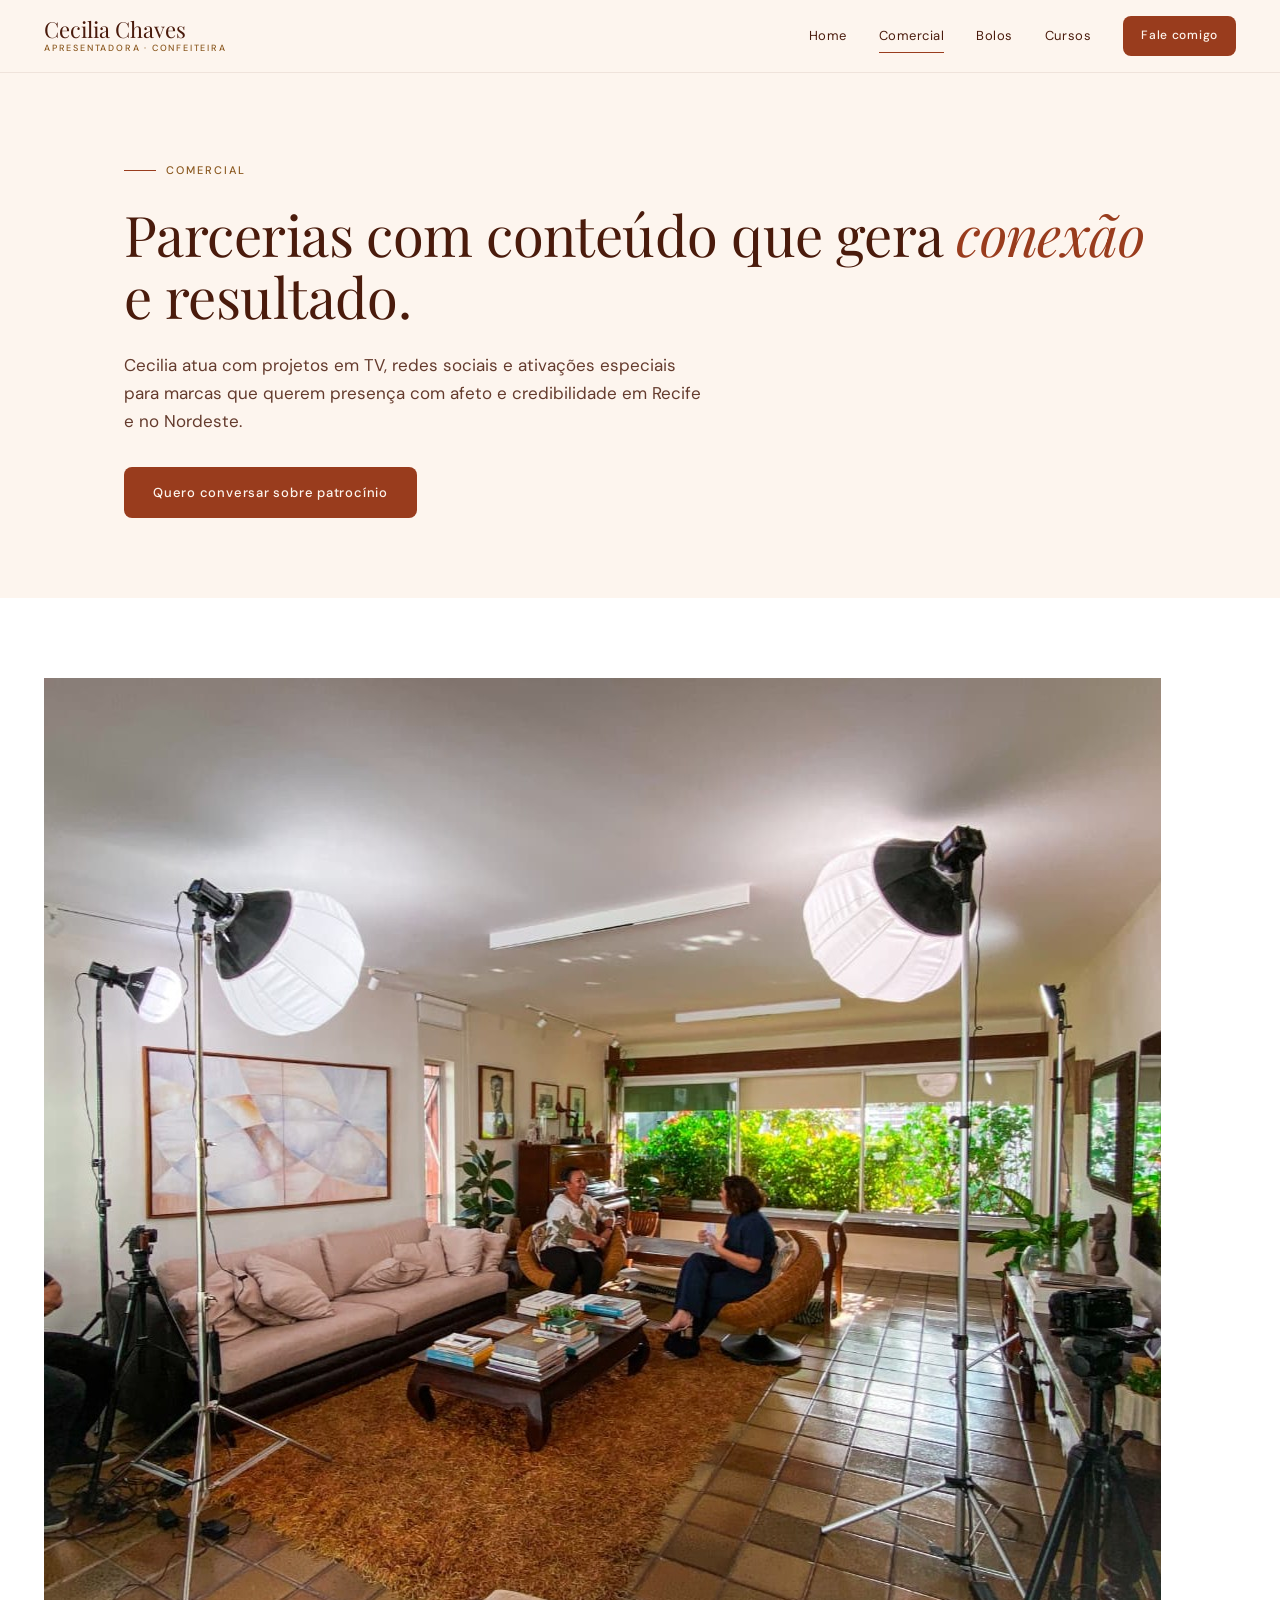
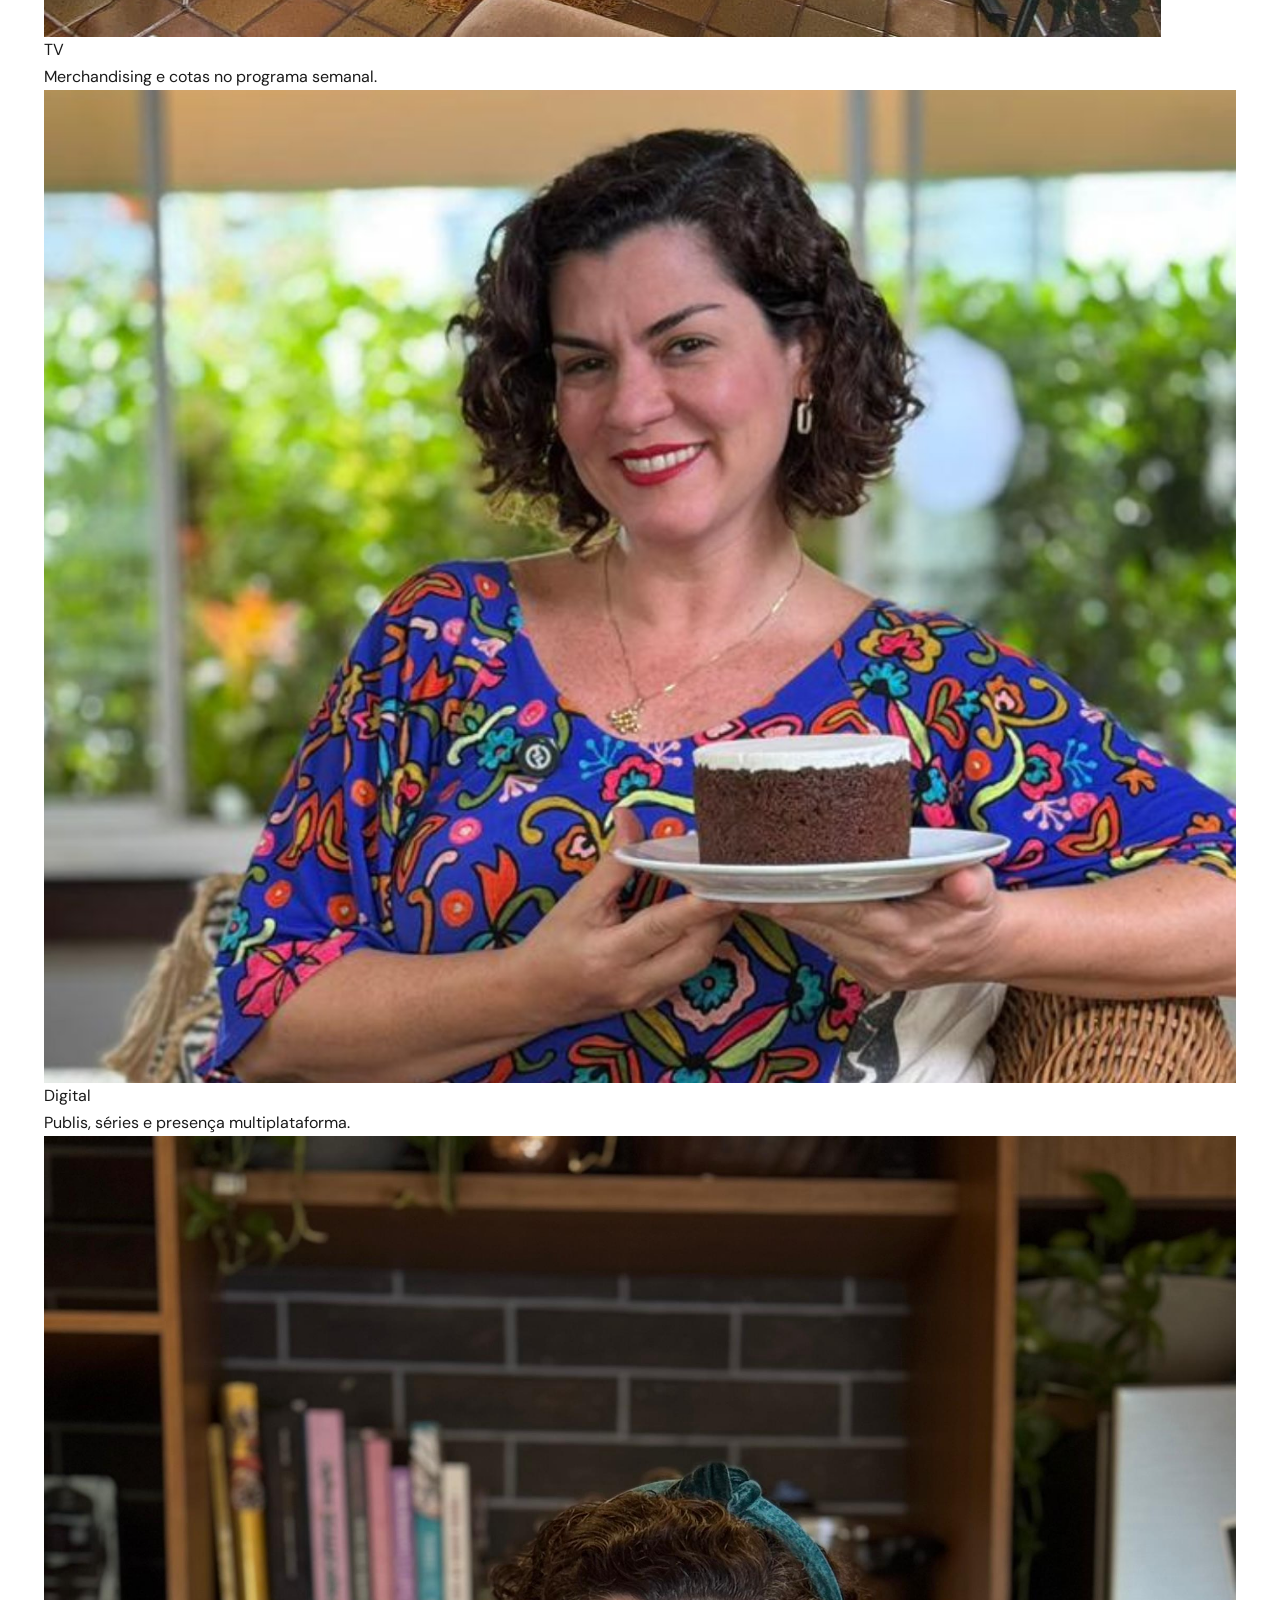
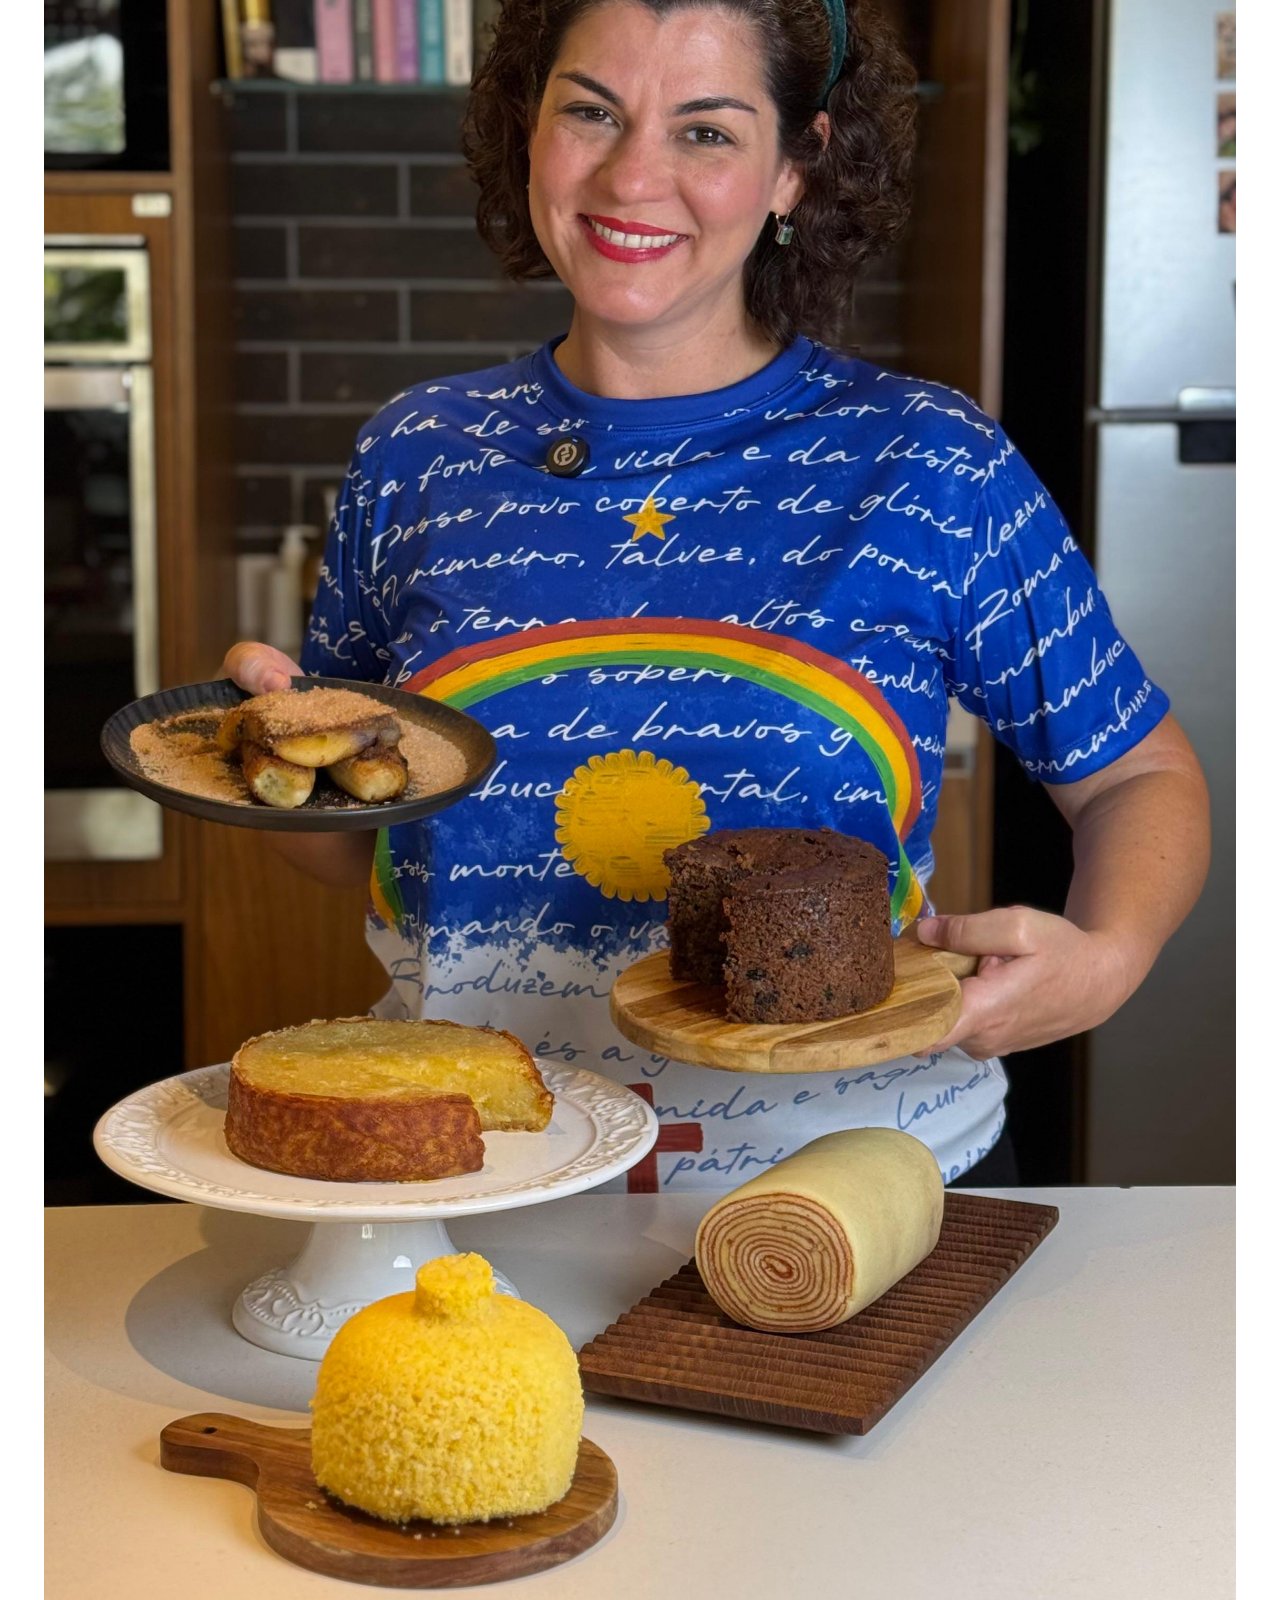
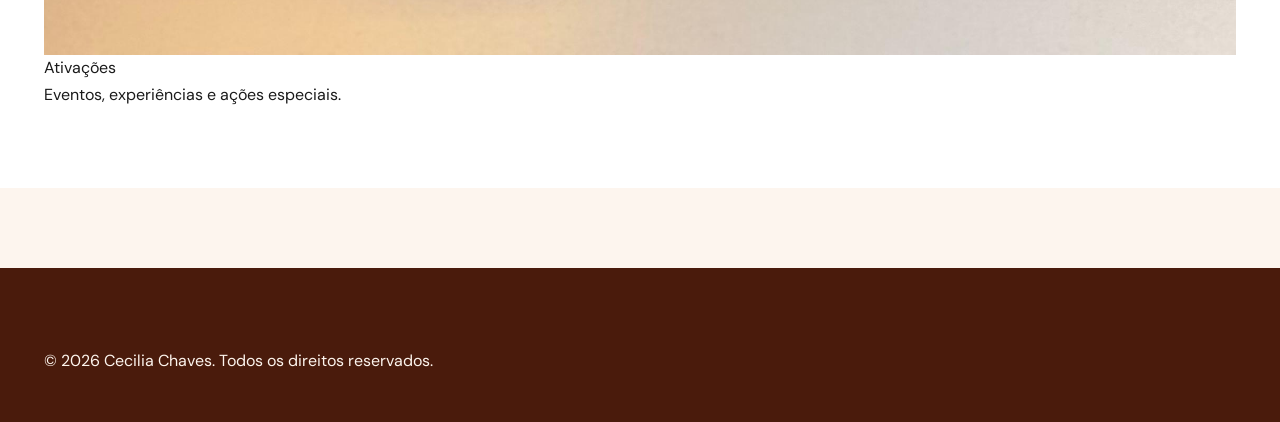
<file: comercial.html>
<!DOCTYPE html>
<html lang="pt-BR">
<head>
  <meta charset="UTF-8">
  <meta name="viewport" content="width=device-width, initial-scale=1.0">
  <title>Comercial | Cecilia Chaves</title>
  <meta name="description" content="Parcerias e oportunidades comerciais com Cecilia Chaves na TV, digital e ativações gastronômicas.">
  <link rel="preconnect" href="https://fonts.googleapis.com">
  <link rel="preconnect" href="https://fonts.gstatic.com" crossorigin>
  <link href="https://fonts.googleapis.com/css2?family=Playfair+Display:ital,wght@0,400;0,700;1,400;1,700&family=DM+Sans:wght@300;400;500&display=swap" rel="stylesheet">
  <link rel="stylesheet" href="style.css">
</head>
<body>
  <header class="site-header">
    <div class="site-header__inner">
      <a href="index.html" class="site-logo">
        Cecilia Chaves
        <small>Apresentadora · Confeiteira</small>
      </a>
      <button class="menu-toggle" aria-label="Abrir menu" id="menuToggle">
        <span class="menu-toggle__bar"></span>
      </button>
      <nav class="site-nav" id="siteNav">
        <a href="index.html" class="site-nav__link">Home</a>
        <a href="comercial.html" class="site-nav__link site-nav__link--active">Comercial</a>
        <a href="bolos.html" class="site-nav__link">Bolos</a>
        <a href="cursos.html" class="site-nav__link">Cursos</a>
        <a href="https://wa.me/5581986392033?text=Ol%C3%A1%2C+gostaria+de+falar+com+Cecilia." class="site-nav__cta" target="_blank" rel="noopener">Fale comigo</a>
      </nav>
    </div>
  </header>

  <main>
    <section class="section section--cream">
      <div class="container container--narrow">
        <div class="eyebrow">Comercial</div>
        <h1 class="h-display">Parcerias com conteúdo que gera <em>conexão</em> e resultado.</h1>
        <p class="lede">Cecilia atua com projetos em TV, redes sociais e ativações especiais para marcas que querem presença com afeto e credibilidade em Recife e no Nordeste.</p>
        <a href="https://wa.me/5581986392033?text=Ol%C3%A1%2C+tenho+interesse+em+patroc%C3%ADnio+com+Cecilia." class="btn btn--primary" target="_blank" rel="noopener">Quero conversar sobre patrocínio</a>
      </div>
    </section>

    <section class="section section--white">
      <div class="container">
        <div class="subbrands__grid">
          <article class="subbrand" id="tv">
            <img class="subbrand__logo" src="assets/images/tv-bts.jpg" alt="TV Tribuna Band">
            <div class="subbrand__name">TV</div>
            <div class="subbrand__tag">Merchandising e cotas no programa semanal.</div>
          </article>
          <article class="subbrand" id="digital">
            <img class="subbrand__logo" src="assets/images/instagram-cecilia.png" alt="Instagram Cecilia Chaves">
            <div class="subbrand__name">Digital</div>
            <div class="subbrand__tag">Publis, séries e presença multiplataforma.</div>
          </article>
          <article class="subbrand">
            <img class="subbrand__logo" src="assets/images/bolos-pernambuco.jpg" alt="Ativações gastronomicas">
            <div class="subbrand__name">Ativações</div>
            <div class="subbrand__tag">Eventos, experiências e ações especiais.</div>
          </article>
        </div>
      </div>
    </section>
  </main>

  <footer class="site-footer">
    <div class="site-footer__inner">
      <p>© 2026 Cecilia Chaves. Todos os direitos reservados.</p>
    </div>
  </footer>

  <script src="script.js"></script>
</body>
</html>
</file>
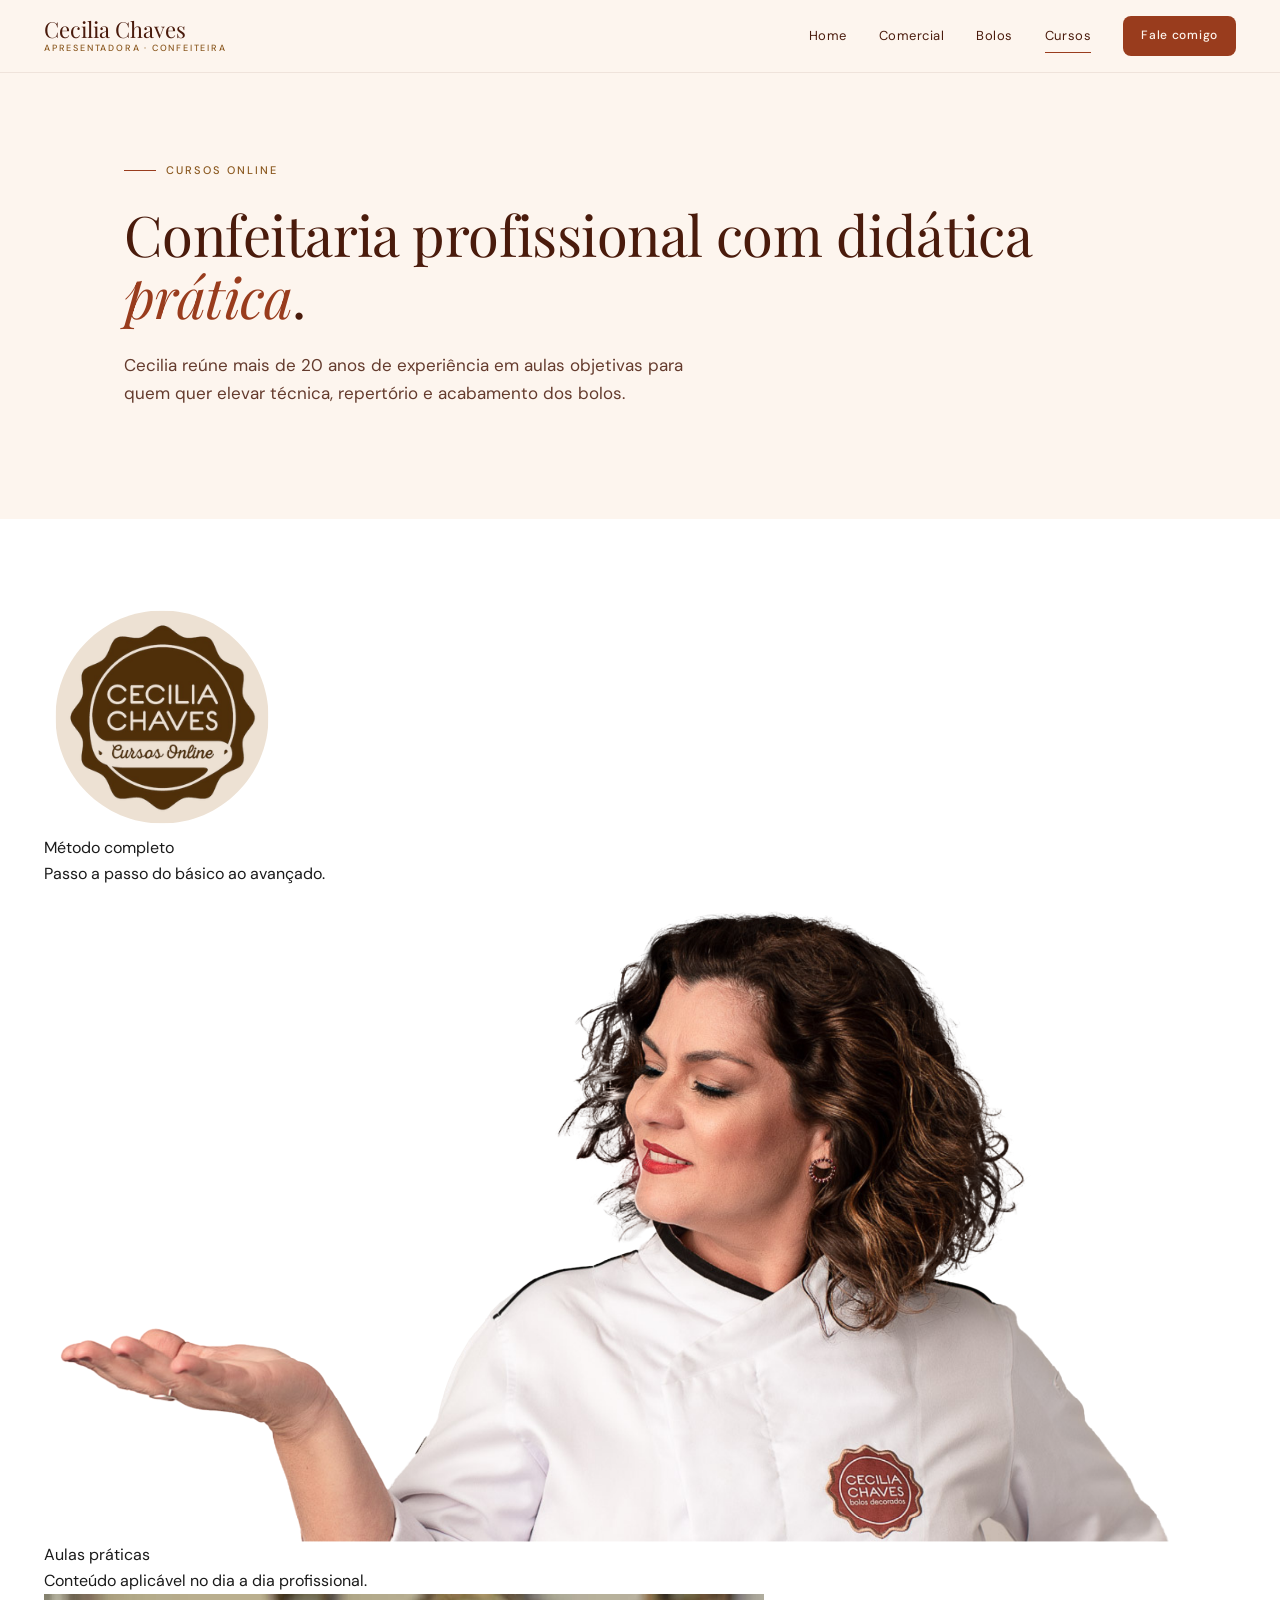
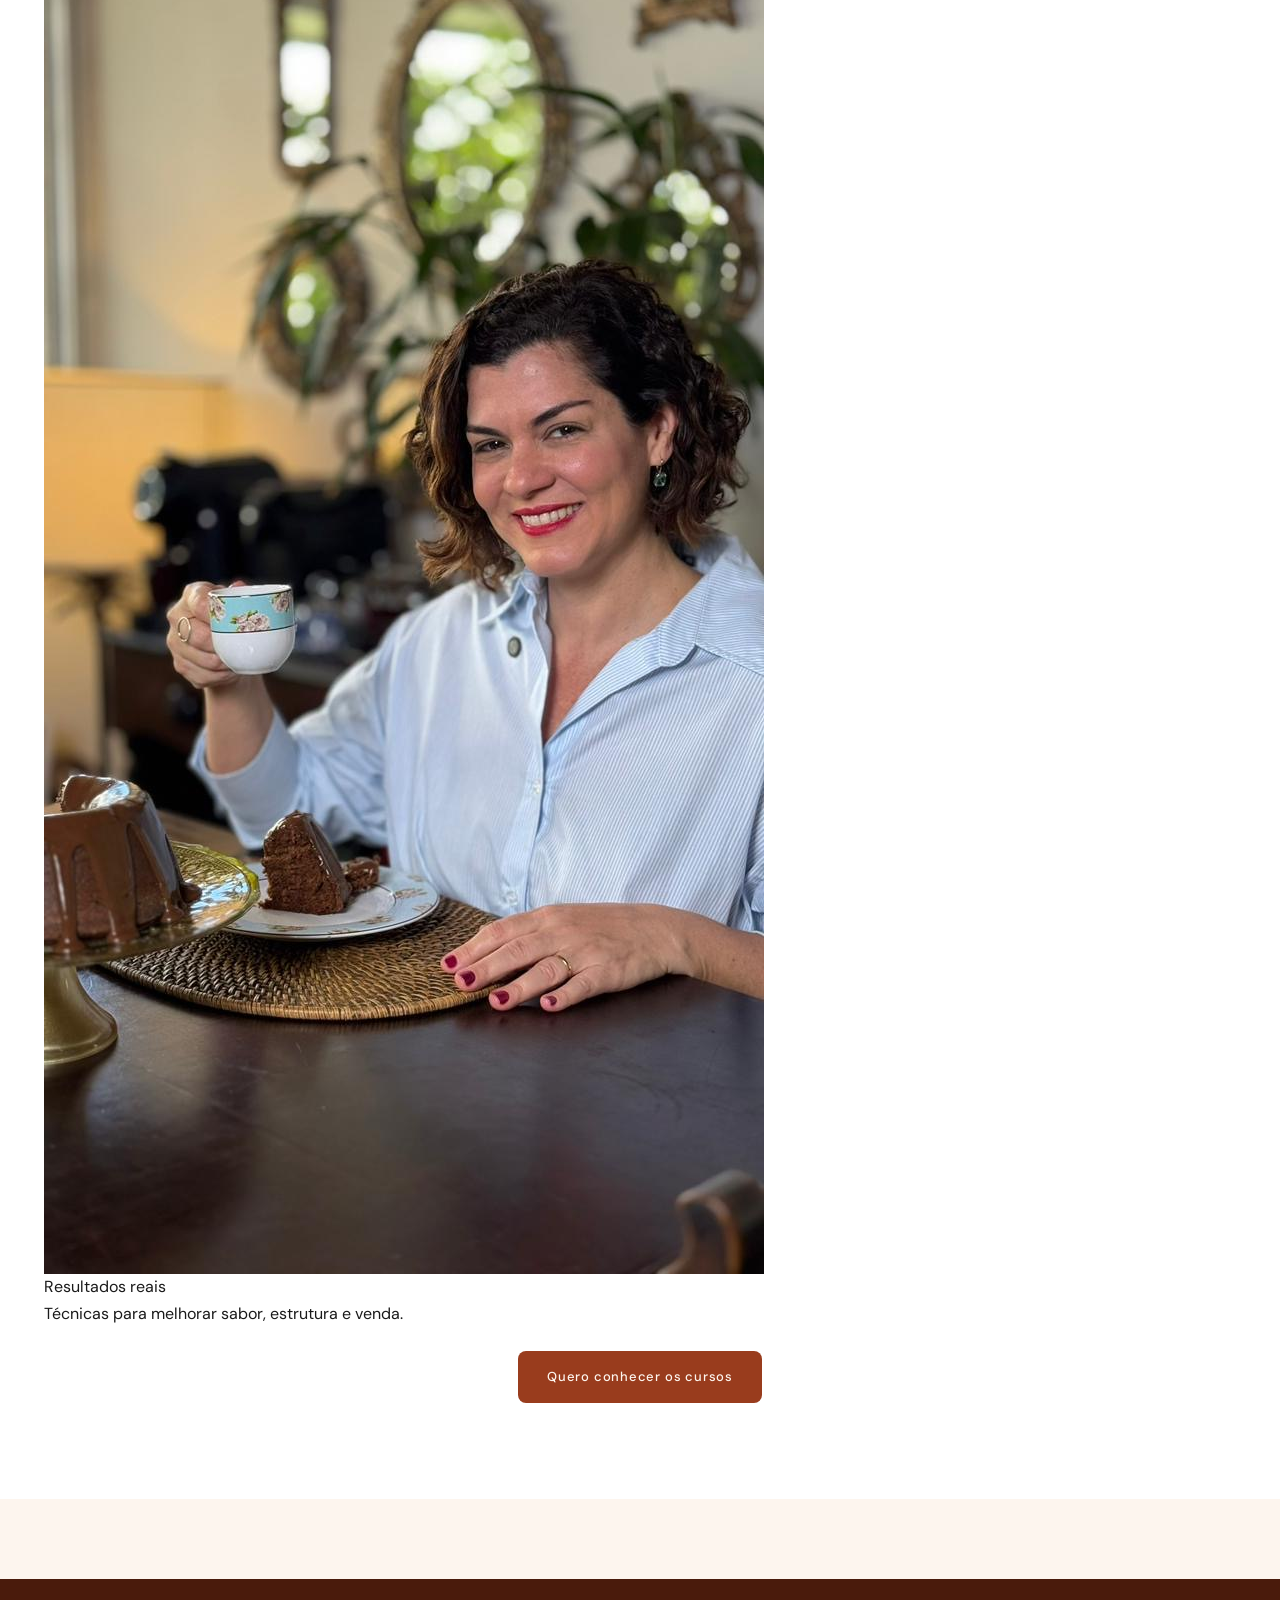
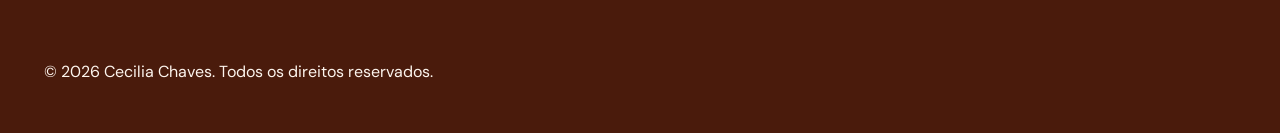
<file: cursos.html>
<!DOCTYPE html>
<html lang="pt-BR">
<head>
  <meta charset="UTF-8">
  <meta name="viewport" content="width=device-width, initial-scale=1.0">
  <title>Cursos | Cecilia Chaves</title>
  <meta name="description" content="Cursos online de confeitaria com Cecilia Chaves, com método prático para produzir bolos profissionais em casa.">
  <link rel="preconnect" href="https://fonts.googleapis.com">
  <link rel="preconnect" href="https://fonts.gstatic.com" crossorigin>
  <link href="https://fonts.googleapis.com/css2?family=Playfair+Display:ital,wght@0,400;0,700;1,400;1,700&family=DM+Sans:wght@300;400;500&display=swap" rel="stylesheet">
  <link rel="stylesheet" href="style.css">
</head>
<body>
  <header class="site-header">
    <div class="site-header__inner">
      <a href="index.html" class="site-logo">
        Cecilia Chaves
        <small>Apresentadora · Confeiteira</small>
      </a>
      <button class="menu-toggle" aria-label="Abrir menu" id="menuToggle">
        <span class="menu-toggle__bar"></span>
      </button>
      <nav class="site-nav" id="siteNav">
        <a href="index.html" class="site-nav__link">Home</a>
        <a href="comercial.html" class="site-nav__link">Comercial</a>
        <a href="bolos.html" class="site-nav__link">Bolos</a>
        <a href="cursos.html" class="site-nav__link site-nav__link--active">Cursos</a>
        <a href="https://wa.me/5581986392033?text=Ol%C3%A1%2C+gostaria+de+falar+com+Cecilia." class="site-nav__cta" target="_blank" rel="noopener">Fale comigo</a>
      </nav>
    </div>
  </header>

  <main>
    <section class="section section--cream">
      <div class="container container--narrow">
        <div class="eyebrow">Cursos Online</div>
        <h1 class="h-display">Confeitaria profissional com didática <em>prática</em>.</h1>
        <p class="lede">Cecilia reúne mais de 20 anos de experiência em aulas objetivas para quem quer elevar técnica, repertório e acabamento dos bolos.</p>
      </div>
    </section>

    <section class="section section--white">
      <div class="container">
        <div class="subbrands__grid">
          <article class="subbrand">
            <img class="subbrand__logo" src="assets/logos/subbrand-cursos-online.png" alt="Cursos online Cecilia Chaves">
            <div class="subbrand__name">Método completo</div>
            <div class="subbrand__tag">Passo a passo do básico ao avançado.</div>
          </article>
          <article class="subbrand">
            <img class="subbrand__logo" src="assets/images/cursos-demonstando.png" alt="Cecilia demonstrando em aula">
            <div class="subbrand__name">Aulas práticas</div>
            <div class="subbrand__tag">Conteúdo aplicável no dia a dia profissional.</div>
          </article>
          <article class="subbrand">
            <img class="subbrand__logo" src="assets/images/cursos-cecilia.jpg" alt="Cursos de confeitaria">
            <div class="subbrand__name">Resultados reais</div>
            <div class="subbrand__tag">Técnicas para melhorar sabor, estrutura e venda.</div>
          </article>
        </div>
        <p style="text-align:center; margin-top: 24px;">
          <a class="btn btn--primary" href="https://wa.me/5581986392033?text=Ol%C3%A1%2C+quero+conhecer+os+cursos+da+Cecilia." target="_blank" rel="noopener">Quero conhecer os cursos</a>
        </p>
      </div>
    </section>
  </main>

  <footer class="site-footer">
    <div class="site-footer__inner">
      <p>© 2026 Cecilia Chaves. Todos os direitos reservados.</p>
    </div>
  </footer>

  <script src="script.js"></script>
</body>
</html>
</file>
<file: style.css>
/* ============================================
   Cecilia Chaves — Shared Styles
   ============================================ */

:root {
  /* Brand colors */
  --cacau: #4A1B0C;
  --terracota: #993C1D;
  --terracota-deep: #712B13;
  --pimenta: #D85A30;
  --mel: #EF9F27;
  --creme: #FDF5EE;
  --creme-warm: #FAECE7;
  --canela: #8B5920;
  --caramelo: #A36F35;
  --pessego: #F5C4B3;
  --noite: #1A1A1A;

  /* Spacing scale */
  --sp-xs: 8px;
  --sp-sm: 12px;
  --sp-md: 24px;
  --sp-lg: 48px;
  --sp-xl: 80px;
  --sp-xxl: 120px;

  /* Typography */
  --font-display: 'Playfair Display', 'Georgia', serif;
  --font-body: 'DM Sans', -apple-system, system-ui, sans-serif;

  /* Layout */
  --max-width: 1240px;
  --content-width: 1080px;
  --radius-sm: 8px;
  --radius-md: 12px;
  --radius-pill: 999px;
}

/* ============================================
   Reset & Base
   ============================================ */
*, *::before, *::after {
  box-sizing: border-box;
}

html {
  scroll-behavior: smooth;
}

body {
  margin: 0;
  font-family: var(--font-body);
  font-weight: 400;
  font-size: 16px;
  line-height: 1.65;
  color: var(--noite);
  background: var(--creme);
  -webkit-font-smoothing: antialiased;
  -moz-osx-font-smoothing: grayscale;
}

img {
  max-width: 100%;
  display: block;
}

a {
  color: inherit;
  text-decoration: none;
}

button {
  font: inherit;
  cursor: pointer;
  border: none;
  background: none;
}

/* ============================================
   Layout helpers
   ============================================ */
.container {
  max-width: var(--max-width);
  margin: 0 auto;
  padding: 0 24px;
}

.container--narrow {
  max-width: var(--content-width);
}

.section {
  padding: var(--sp-xl) 0;
}

.section--lg {
  padding: var(--sp-xxl) 0;
}

.section--cream { background: var(--creme); }
.section--white { background: #FFFFFF; }
.section--cacau { background: var(--cacau); color: var(--creme); }

/* ============================================
   Typography
   ============================================ */
.eyebrow {
  display: inline-flex;
  align-items: center;
  gap: 10px;
  font-family: var(--font-body);
  font-weight: 500;
  font-size: 11px;
  letter-spacing: 0.18em;
  text-transform: uppercase;
  color: var(--canela);
  margin: 0 0 24px;
}

.eyebrow::before {
  content: '';
  width: 32px;
  height: 1px;
  background: var(--terracota);
}

.eyebrow--center {
  justify-content: center;
}

.h-display {
  font-family: var(--font-display);
  font-weight: 400;
  font-size: clamp(36px, 5vw, 56px);
  line-height: 1.1;
  letter-spacing: -0.01em;
  color: var(--cacau);
  margin: 0 0 24px;
}

.h-display em {
  font-style: italic;
  color: var(--terracota);
  font-weight: 400;
}

.h-section {
  font-family: var(--font-display);
  font-weight: 400;
  font-size: clamp(28px, 3.5vw, 40px);
  line-height: 1.2;
  color: var(--cacau);
  margin: 0 0 20px;
  letter-spacing: -0.005em;
}

.h-section em {
  font-style: italic;
  color: var(--terracota);
}

.h-card {
  font-family: var(--font-display);
  font-weight: 700;
  font-size: 22px;
  line-height: 1.3;
  color: var(--cacau);
  margin: 0 0 12px;
}

.lede {
  font-size: 17px;
  line-height: 1.65;
  color: var(--cacau);
  opacity: 0.85;
  margin: 0 0 32px;
  max-width: 580px;
}

.lede--center {
  margin-left: auto;
  margin-right: auto;
  text-align: center;
}

/* ============================================
   Buttons
   ============================================ */
.btn {
  display: inline-flex;
  align-items: center;
  gap: 8px;
  font-family: var(--font-body);
  font-weight: 500;
  font-size: 13px;
  letter-spacing: 0.06em;
  padding: 14px 28px;
  border-radius: var(--radius-sm);
  transition: all 0.2s ease;
  border: 1px solid transparent;
  white-space: nowrap;
}

.btn--primary {
  background: var(--terracota);
  color: var(--creme);
}

.btn--primary:hover {
  background: var(--cacau);
  transform: translateY(-1px);
}

.btn--secondary {
  background: transparent;
  border-color: var(--terracota);
  color: var(--terracota);
}

.btn--secondary:hover {
  background: var(--terracota);
  color: var(--creme);
}

.btn--ghost {
  background: transparent;
  color: var(--cacau);
  padding: 14px 0;
}

.btn--ghost:hover {
  color: var(--terracota);
}

.btn--on-dark {
  background: var(--mel);
  color: var(--cacau);
}

.btn--on-dark:hover {
  background: var(--creme);
  color: var(--cacau);
}

.btn svg {
  width: 14px;
  height: 14px;
}

/* ============================================
   Pills / Tags
   ============================================ */
.pill {
  display: inline-block;
  font-family: var(--font-body);
  font-weight: 500;
  font-size: 11px;
  letter-spacing: 0.12em;
  text-transform: uppercase;
  color: var(--terracota-deep);
  background: var(--creme-warm);
  padding: 6px 14px;
  border-radius: var(--radius-pill);
}

.pill--solid {
  background: var(--mel);
  color: var(--cacau);
}

/* ============================================
   Header / Navigation
   ============================================ */
.site-header {
  position: sticky;
  top: 0;
  z-index: 100;
  background: rgba(253, 245, 238, 0.92);
  backdrop-filter: blur(12px);
  -webkit-backdrop-filter: blur(12px);
  border-bottom: 0.5px solid rgba(74, 27, 12, 0.08);
}

.site-header__inner {
  display: flex;
  align-items: center;
  justify-content: space-between;
  padding: 16px 0;
  max-width: var(--max-width);
  margin: 0 auto;
  padding-left: 24px;
  padding-right: 24px;
}

.site-logo {
  font-family: var(--font-display);
  font-weight: 400;
  font-size: 22px;
  color: var(--cacau);
  line-height: 1;
}

.site-logo small {
  display: block;
  font-family: var(--font-body);
  font-weight: 500;
  font-size: 9px;
  letter-spacing: 0.2em;
  text-transform: uppercase;
  color: var(--canela);
  margin-top: 4px;
}

.site-nav {
  display: flex;
  align-items: center;
  gap: 32px;
}

.site-nav__link {
  font-family: var(--font-body);
  font-weight: 400;
  font-size: 13px;
  letter-spacing: 0.04em;
  color: var(--cacau);
  position: relative;
  transition: color 0.2s ease;
}

.site-nav__link:hover {
  color: var(--terracota);
}

.site-nav__link--active::after {
  content: '';
  position: absolute;
  bottom: -6px;
  left: 0;
  right: 0;
  height: 1px;
  background: var(--terracota);
}

.site-nav__cta {
  background: var(--terracota);
  color: var(--creme);
  padding: 10px 18px;
  border-radius: var(--radius-sm);
  font-weight: 500;
  font-size: 12px;
  letter-spacing: 0.06em;
  transition: background 0.2s ease;
}

.site-nav__cta:hover {
  background: var(--cacau);
  color: var(--creme);
}

.menu-toggle {
  display: none;
  width: 40px;
  height: 40px;
  align-items: center;
  justify-content: center;
}

.menu-toggle__bar {
  display: block;
  width: 22px;
  height: 1.5px;
  background: var(--cacau);
  position: relative;
}

.menu-toggle__bar::before,
.menu-toggle__bar::after {
  content: '';
  position: absolute;
  left: 0;
  width: 22px;
  height: 1.5px;
  background: var(--cacau);
}

.menu-toggle__bar::before { top: -7px; }
.menu-toggle__bar::after { top: 7px; }

@media (max-width: 860px) {
  .site-nav {
    display: none;
    position: absolute;
    top: 100%;
    left: 0;
    right: 0;
    flex-direction: column;
    align-items: stretch;
    gap: 0;
    background: var(--creme);
    padding: 8px 24px 24px;
    border-bottom: 0.5px solid rgba(74, 27, 12, 0.08);
  }

  .site-nav.is-open {
    display: flex;
  }

  .site-nav__link {
    padding: 14px 0;
    border-bottom: 0.5px solid rgba(74, 27, 12, 0.08);
    font-size: 14px;
  }

  .site-nav__cta {
    margin-top: 16px;
    text-align: center;
  }

  .menu-toggle {
    display: flex;
  }
}

/* ============================================
   Footer
   ============================================ */
.site-footer {
  background: var(--cacau);
  color: var(--creme);
  padding: 64px 0 32px;
  margin-top: var(--sp-xl);
}

.site-footer__inner {
  max-width: var(--max-width);
  margin: 0 auto;
  padding: 0 24px;
}

.site-footer__top {
  display: grid;
  grid-template-columns: 1.4fr 1fr 1fr 1fr;
  gap: 48px;
  padding-bottom: 48px;
  border-bottom: 0.5px solid rgba(253, 245, 238, 0.15);
}

.site-footer__brand {
  font-family: var(--font-display);
  font-size: 28px;
  margin: 0 0 12px;
  color: var(--creme);
}

.site-footer__brand-tag {
  font-family: var(--font-body);
  font-size: 11px;
  letter-spacing: 0.18em;
  text-transform: uppercase;
  color: var(--mel);
  margin: 0 0 20px;
}

.site-footer__bio {
  font-size: 14px;
  line-height: 1.65;
  color: var(--pessego);
  opacity: 0.9;
  max-width: 360px;
  margin: 0;
}

.site-footer__title {
  font-family: var(--font-body);
  font-weight: 500;
  font-size: 11px;
  letter-spacing: 0.18em;
  text-transform: uppercase;
  color: var(--mel);
  margin: 0 0 20px;
}

.site-footer__list {
  list-style: none;
  padding: 0;
  margin: 0;
  display: flex;
  flex-direction: column;
  gap: 12px;
}

.site-footer__list a {
  color: var(--creme);
  font-size: 14px;
  opacity: 0.85;
  transition: opacity 0.2s ease, color 0.2s ease;
}

.site-footer__list a:hover {
  opacity: 1;
  color: var(--mel);
}

.site-footer__bottom {
  display: flex;
  justify-content: space-between;
  align-items: center;
  padding-top: 32px;
  font-size: 12px;
  color: var(--pessego);
  opacity: 0.7;
}

.site-footer__social {
  display: flex;
  gap: 12px;
}

.site-footer__social a {
  width: 36px;
  height: 36px;
  border-radius: 50%;
  display: flex;
  align-items: center;
  justify-content: center;
  background: rgba(253, 245, 238, 0.08);
  transition: background 0.2s ease;
}

.site-footer__social a:hover {
  background: var(--mel);
}

.site-footer__social svg {
  width: 16px;
  height: 16px;
  fill: var(--creme);
  transition: fill 0.2s ease;
}

.site-footer__social a:hover svg {
  fill: var(--cacau);
}

@media (max-width: 860px) {
  .site-footer__top {
    grid-template-columns: 1fr 1fr;
    gap: 32px;
  }

  .site-footer__brand-block {
    grid-column: 1 / 3;
  }

  .site-footer__bottom {
    flex-direction: column;
    gap: 16px;
    text-align: center;
  }
}
</file>
